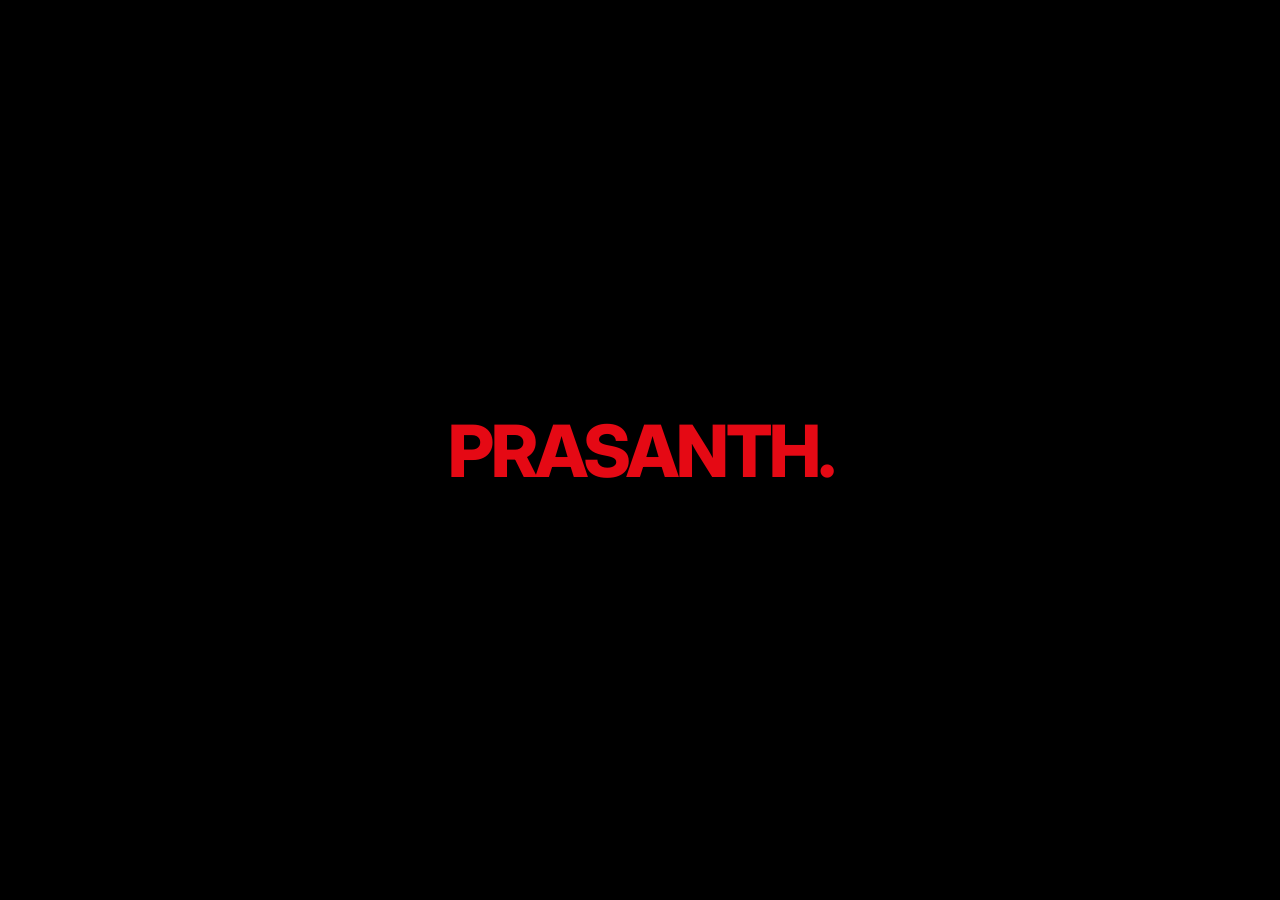
<file: index.html>
<!DOCTYPE html>
<html lang="en">
<head>
<meta charset="UTF-8"/>
<meta name="viewport" content="width=device-width, initial-scale=1.0"/>
<title>Prasanth Sekar — Portfolio</title>
<link href="https://fonts.googleapis.com/css2?family=Inter:wght@300;400;500;600;700;800&family=JetBrains+Mono:wght@400;600&display=swap" rel="stylesheet"/>
<link rel="stylesheet" href="css/style.css"/>
</head>
<body>

<!-- ══ SPLASH ══ -->
<div id="splash">
  <div class="splash-logo">PRASANTH.</div>
</div>

<!-- ══ PAGE TRANSITION WIPE ══ -->
<div id="transition-wipe"></div>

<!-- ══════════════════════════════
     LOGIN PAGE
══════════════════════════════ -->
<div id="login-page">
  <div class="login-bg">
    <img class="login-bg-img" src="assets/prasanth.jpg" alt="bg"/>
    <div class="login-bg-gradient"></div>
  </div>
  <nav class="login-nav">
    <div class="login-logo">PRASANTH.</div>
    <button class="login-nav-lang">🌐 English ▾</button>
  </nav>
  <div class="login-card">
    <div class="login-title">Sign In</div>
    <div class="login-error" id="login-error"></div>
    <div class="login-field">
      <input class="login-input" id="l-email" type="email" placeholder=" " autocomplete="username"/>
      <label class="login-float-label">Email or mobile number</label>
    </div>
    <div class="login-field">
      <input class="login-input" id="l-pass" type="password" placeholder=" " autocomplete="current-password"/>
      <label class="login-float-label">Password</label>
    </div>
    <button class="login-btn" id="login-btn" onclick="doLogin()">Sign In</button>
    <div class="login-loader" id="login-loader">
      <span></span><span></span><span></span>
    </div>
    <div class="login-divider">OR</div>
    <button class="login-guest-btn" onclick="doGuestLogin()">👤 Continue as Guest</button>
    <div class="login-hint">
      Demo: <strong>guest@prasanth.dev</strong> / <strong>portfolio2025</strong>
    </div>
  </div>
</div>

<!-- ══════════════════════════════
     PROFILE PICKER ("Who's watching?")
══════════════════════════════ -->
<div id="profile-page">
  <div class="profile-picker">
    <h1>Who's watching?</h1>
    <div class="profile-avatars">
      <div class="p-avatar" onclick="goToDashboard('recruiter')">
        <div class="p-avatar-img">
          <img src="assets/prasanth.jpg" alt="Prasanth"/>
        </div>
        <span class="p-avatar-name">Prasanth</span>
      </div>
      <div class="p-avatar p-avatar-guest" onclick="goToDashboard('guest')">
        <div class="p-avatar-img" style="background:#2a2a2a;display:flex;align-items:center;justify-content:center;font-size:52px">👤</div>
        <span class="p-avatar-name">Guest</span>
      </div>
      <div class="p-avatar" onclick="goToDashboard('recruiter')">
        <div class="p-avatar-img" style="background:linear-gradient(135deg,#1a0505,#3d0a0a);display:flex;align-items:center;justify-content:center;font-size:52px">💼</div>
        <span class="p-avatar-name">Recruiter</span>
      </div>
    </div>
    <button class="manage-profiles" onclick="doLogout()">← Back to Sign In</button>
  </div>
</div>

<!-- ══════════════════════════════
     MAIN PORTFOLIO / DASHBOARD
══════════════════════════════ -->
<div id="main-page">

  <!-- TOP NAV -->
  <nav class="topnav" id="topnav">
    <a class="nav-logo" href="#">PRASANTH.</a>
    <ul class="nav-links">
      <li><a href="#hero-sec">Home</a></li>
      <li><a href="#proj-sec">Projects</a></li>
      <li><a href="#exp-sec">Experience</a></li>
      <li><a href="#skill-sec">Skills</a></li>
      <li><a href="#edu-sec">Education</a></li>
      <li><a href="#cert-sec">Certifications</a></li>
      <li><a href="#contact-sec">Contact</a></li>
    </ul>
    <div class="nav-right">
      <button class="nav-bell" onclick="showToast('🔔 3 new recruiter views this week!')">🔔</button>
      <div class="nav-profile">
        <img src="assets/prasanth.jpg" alt="Prasanth"/>
      </div>
      <button class="nav-logout" onclick="doLogout()">Sign Out</button>
    </div>
  </nav>

  <!-- HERO -->
  <section class="hero" id="hero-sec">
    <div class="hero-film">
      <img src="assets/prasanth.jpg" alt="Prasanth Sekar"/>
    </div>
    <div class="hero-vignette"></div>
    <div class="hero-content">
      <div class="hero-n-badge"><b>N</b> SOFTWARE ENGINEER</div>
      <h1 class="hero-name">Prasanth<br/><em>Sekar</em></h1>
      <p class="hero-tagline">Full-Stack · Mobile · Computer Vision</p>
      <div class="hero-pills">
        <span class="hpill hpill-g">● Open to Work</span>
        <span class="hpill hpill-r">Chennai, India</span>
        <span class="hpill hpill-w">CGPA 8.23</span>
        <span class="hpill hpill-w">B.E. CSE 2025</span>
      </div>
      <p class="hero-desc">Computer Science Engineering graduate specialising in full-stack development, Android apps, and computer vision. Java · React.js · Node.js · MongoDB · Spring Boot · Python.</p>
      <div class="hero-btns">
        <a class="hbtn hbtn-w" href="#proj-sec">View Projects</a>
        <a class="hbtn hbtn-g" onclick="openModal('m-resume')">My Resume</a>
      </div>
    </div>
  </section>

  <!-- STAT BAR -->
  <div class="stat-bar">
    <div class="sbar-cell fi"><div class="sbar-num">8<span>.23</span></div><div class="sbar-lbl">CGPA — B.E. CSE</div></div>
    <div class="sbar-cell fi"><div class="sbar-num">92<span>%</span></div><div class="sbar-lbl">Diploma Score</div></div>
    <div class="sbar-cell fi"><div class="sbar-num">5<span>+</span></div><div class="sbar-lbl">Projects Built</div></div>
    <div class="sbar-cell fi"><div class="sbar-num">4<span>+</span></div><div class="sbar-lbl">Roles & Internships</div></div>
    <div class="sbar-cell fi"><div class="sbar-num">5</div><div class="sbar-lbl">Certifications</div></div>
  </div>

  <!-- PROJECTS -->
  <div class="shelf-section" id="proj-sec" style="padding-top:48px">
    <div class="row-label">🔥 Featured Projects <span class="see-all">Explore all ›</span></div>
    <div class="shelf-grid sg-5">
      <div class="ncard fi" onclick="goDetail('proj_wms')">
        <div class="ncbadge ncb-r">⭐ Featured</div>
        <div class="ncard-thumb" style="background:linear-gradient(135deg,#2d0808,#1a0404)">
          <div class="ncard-thumb-bg">⚙️</div><div class="ncard-thumb-icon">📦</div>
        </div>
        <div class="ncard-body">
          <div class="ncard-title">Brunt Reversal — WMS</div>
          <div class="ncard-sub">Full Stack · 2024</div>
          <div class="ncard-tags"><span class="ntag">React</span><span class="ntag">Node</span><span class="ntag">Java</span><span class="ntag">MongoDB</span></div>
        </div>
        <div class="ncard-hover">
          <div class="nh-title">Brunt Reversal WMS</div>
          <div class="nh-desc">Real-time warehouse with QR inventory & Glitch-Prophecy anomaly engine.</div>
          <div class="nh-row"><div class="nha play">▶</div><div class="nha">+</div><div class="nha">↗</div></div>
        </div>
      </div>
      <div class="ncard fi" onclick="goDetail('proj_fish')">
        <div class="ncbadge ncb-p">🤖 AI/ML</div>
        <div class="ncard-thumb" style="background:linear-gradient(135deg,#08082d,#0a0a3d)">
          <div class="ncard-thumb-bg">🐟</div><div class="ncard-thumb-icon">🎯</div>
        </div>
        <div class="ncard-body">
          <div class="ncard-title">Fish Detection & Tracking</div>
          <div class="ncard-sub">Computer Vision · 2024</div>
          <div class="ncard-tags"><span class="ntag">Python</span><span class="ntag">YOLOv11</span><span class="ntag">OpenCV</span></div>
        </div>
        <div class="ncard-hover">
          <div class="nh-title">Fish Detection & Tracking</div>
          <div class="nh-desc">YOLOv11 + Norfair multi-object tracking for marine research.</div>
          <div class="nh-row"><div class="nha play">▶</div><div class="nha">+</div></div>
        </div>
      </div>
      <div class="ncard fi" onclick="goDetail('proj_country')">
        <div class="ncbadge ncb-g">⭐ GitHub</div>
        <div class="ncard-thumb" style="background:linear-gradient(135deg,#0a2210,#082a12)">
          <div class="ncard-thumb-bg">🌍</div><div class="ncard-thumb-icon">🗺️</div>
        </div>
        <div class="ncard-body">
          <div class="ncard-title">Country Details App</div>
          <div class="ncard-sub">Frontend · REST API</div>
          <div class="ncard-tags"><span class="ntag">JS</span><span class="ntag">HTML5</span><span class="ntag">CSS3</span></div>
        </div>
        <div class="ncard-hover">
          <div class="nh-title">Country Details App</div>
          <div class="nh-desc">Live country data with search, flags, population and more.</div>
          <div class="nh-row"><div class="nha play">▶</div><div class="nha">↗</div></div>
        </div>
      </div>
      <div class="ncard fi" onclick="goDetail('proj_obesity')">
        <div class="ncbadge ncb-g">⭐ GitHub</div>
        <div class="ncard-thumb" style="background:linear-gradient(135deg,#1a0e08,#2a180e)">
          <div class="ncard-thumb-bg">🏥</div><div class="ncard-thumb-icon">💊</div>
        </div>
        <div class="ncard-body">
          <div class="ncard-title">Obesity Awareness Page</div>
          <div class="ncard-sub">Frontend · Health</div>
          <div class="ncard-tags"><span class="ntag">HTML5</span><span class="ntag">CSS3</span><span class="ntag">Responsive</span></div>
        </div>
        <div class="ncard-hover">
          <div class="nh-title">Obesity Awareness</div>
          <div class="nh-desc">Rich health awareness site with custom typography and multi-section layout.</div>
          <div class="nh-row"><div class="nha play">▶</div><div class="nha">↗</div></div>
        </div>
      </div>
      <div class="ncard fi" onclick="goDetail('proj_uni')">
        <div class="ncard-thumb" style="background:linear-gradient(135deg,#08082a,#101030)">
          <div class="ncard-thumb-bg">🎓</div><div class="ncard-thumb-icon">🏛️</div>
        </div>
        <div class="ncard-body">
          <div class="ncard-title">University Management System</div>
          <div class="ncard-sub">Desktop App · Java + MySQL</div>
          <div class="ncard-tags"><span class="ntag">Java</span><span class="ntag">MySQL</span><span class="ntag">JDBC</span></div>
        </div>
        <div class="ncard-hover">
          <div class="nh-title">University Management</div>
          <div class="nh-desc">Enrollment, attendance & grades with MySQL via JDBC.</div>
          <div class="nh-row"><div class="nha play">▶</div><div class="nha">↗</div></div>
        </div>
      </div>
    </div>
  </div>

  <!-- EXPERIENCE -->
  <div class="shelf-section" id="exp-sec">
    <div class="row-label">💼 Work Experience <span class="see-all">View all ›</span></div>
    <div class="shelf-grid sg-4">
      <div class="wcard fi">
        <div class="wc-type">E-Publishing · Full Time</div>
        <div class="wc-role">Senior E-Pub Developer</div>
        <div class="wc-company">DiacriTech Technologies Pvt. Ltd</div>
        <div class="wc-year">Jul 2017 – Sep 2022</div>
        <div class="wc-tags"><span class="wc-tag">XML</span><span class="wc-tag">E-Publishing</span><span class="wc-tag">QA</span></div>
        <div class="wc-doc-row">
          <button class="wc-doc-btn" onclick="goDetail('exp_diacri')">ℹ Details</button>
          <button class="wc-doc-btn wc-doc-pdf" onclick="goDetail('exp_diacri')">📄 View Certificate</button>
        </div>
      </div>
      <div class="wcard fi">
        <div class="wc-type">Mobile Dev · Internship</div>
        <div class="wc-role">Mobile App Developer Intern</div>
        <div class="wc-company">KBP Smarther Solutions Pvt. Ltd</div>
        <div class="wc-year">Feb 2023</div>
        <div class="wc-tags"><span class="wc-tag">Java</span><span class="wc-tag">Android Studio</span><span class="wc-tag">Mobile UI</span></div>
        <div class="wc-doc-row">
          <button class="wc-doc-btn" onclick="goDetail('exp_kbp')">ℹ Details</button>
          <button class="wc-doc-btn wc-doc-pdf" onclick="goDetail('exp_kbp')">📄 View Certificate</button>
        </div>
      </div>
      <div class="wcard fi" onclick="goDetail('exp_empower')">
        <div class="wc-type">Web Dev · Internship</div>
        <div class="wc-role">Software Developer Intern</div>
        <div class="wc-company">Empower Software Hub</div>
        <div class="wc-year">2024</div>
        <div class="wc-tags"><span class="wc-tag">Java</span><span class="wc-tag">JavaScript</span><span class="wc-tag">REST APIs</span></div>
      </div>
      <div class="wcard fi" onclick="goDetail('exp_lumina')" style="border-left-color:#b464ff">
        <div class="wc-type" style="color:#b464ff">Freelance · 2025</div>
        <div class="wc-role">Freelance PDF Developer</div>
        <div class="wc-company">Lumina Datamatics · John Wiley</div>
        <div class="wc-year">Apr – Jul 2025</div>
        <div class="wc-tags"><span class="wc-tag" style="background:rgba(180,100,255,0.1);color:#b464ff">PDF</span><span class="wc-tag" style="background:rgba(180,100,255,0.1);color:#b464ff">Freelance</span></div>
      </div>
    </div>
  </div>

  <!-- SKILLS -->
  <div class="skill-wrap" id="skill-sec">
    <div class="skill-section-header">
      <div>
        <div class="skill-section-title">⚡ Technical Skills</div>
        <div class="skill-section-sub">Languages · Frameworks · Tools · AI/ML</div>
      </div>
    </div>

    <!-- Programming Languages -->
    <div class="sk-block">
      <div class="sk-block-header">
        <div class="sk-block-icon" style="background:rgba(229,9,20,0.12)">💻</div>
        <div class="sk-block-label" style="color:#E50914">Programming Languages</div>
        <div class="sk-block-count">3 skills</div>
      </div>
      <div class="sk-grid">
        <div class="sk-card" style="--sk-color:#E50914">
          <div class="sk-card-top">
            <div class="sk-card-ico">☕</div>
            <div><div class="sk-card-name">Java</div><div class="sk-card-type">Primary Language</div></div>
            <div class="sk-dot"></div>
          </div>
          <div class="sk-bar-wrap">
            <div class="sk-bar-label"><span class="sk-bar-text">Proficiency</span><span class="sk-bar-pct">92%</span></div>
            <div class="sk-bar-bg"><div class="sk-bar-fill" data-w="92"></div></div>
          </div>
        </div>
        <div class="sk-card" style="--sk-color:#f7df1e">
          <div class="sk-card-top">
            <div class="sk-card-ico">🟨</div>
            <div><div class="sk-card-name">JavaScript</div><div class="sk-card-type">Web & Node</div></div>
            <div class="sk-dot"></div>
          </div>
          <div class="sk-bar-wrap">
            <div class="sk-bar-label"><span class="sk-bar-text">Proficiency</span><span class="sk-bar-pct">85%</span></div>
            <div class="sk-bar-bg"><div class="sk-bar-fill" data-w="85"></div></div>
          </div>
        </div>
        <div class="sk-card" style="--sk-color:#3572A5">
          <div class="sk-card-top">
            <div class="sk-card-ico">🐍</div>
            <div><div class="sk-card-name">Python</div><div class="sk-card-type">AI / Scripting</div></div>
            <div class="sk-dot"></div>
          </div>
          <div class="sk-bar-wrap">
            <div class="sk-bar-label"><span class="sk-bar-text">Proficiency</span><span class="sk-bar-pct">78%</span></div>
            <div class="sk-bar-bg"><div class="sk-bar-fill" data-w="78"></div></div>
          </div>
        </div>
      </div>
    </div>

    <!-- Frontend -->
    <div class="sk-block">
      <div class="sk-block-header">
        <div class="sk-block-icon" style="background:rgba(97,218,251,0.1)">🎨</div>
        <div class="sk-block-label" style="color:#61dafb">Frontend Development</div>
        <div class="sk-block-count">4 skills</div>
      </div>
      <div class="sk-grid">
        <div class="sk-card" style="--sk-color:#61dafb">
          <div class="sk-card-top">
            <div class="sk-card-ico">⚛️</div>
            <div><div class="sk-card-name">React.js</div><div class="sk-card-type">UI Library</div></div>
            <div class="sk-dot"></div>
          </div>
          <div class="sk-bar-wrap">
            <div class="sk-bar-label"><span class="sk-bar-text">Proficiency</span><span class="sk-bar-pct">88%</span></div>
            <div class="sk-bar-bg"><div class="sk-bar-fill" data-w="88"></div></div>
          </div>
        </div>
        <div class="sk-card" style="--sk-color:#e44d26">
          <div class="sk-card-top">
            <div class="sk-card-ico">🌐</div>
            <div><div class="sk-card-name">HTML5</div><div class="sk-card-type">Markup</div></div>
            <div class="sk-dot"></div>
          </div>
          <div class="sk-bar-wrap">
            <div class="sk-bar-label"><span class="sk-bar-text">Proficiency</span><span class="sk-bar-pct">95%</span></div>
            <div class="sk-bar-bg"><div class="sk-bar-fill" data-w="95"></div></div>
          </div>
        </div>
        <div class="sk-card" style="--sk-color:#264de4">
          <div class="sk-card-top">
            <div class="sk-card-ico">🎨</div>
            <div><div class="sk-card-name">CSS3</div><div class="sk-card-type">Styling</div></div>
            <div class="sk-dot"></div>
          </div>
          <div class="sk-bar-wrap">
            <div class="sk-bar-label"><span class="sk-bar-text">Proficiency</span><span class="sk-bar-pct">90%</span></div>
            <div class="sk-bar-bg"><div class="sk-bar-fill" data-w="90"></div></div>
          </div>
        </div>
        <div class="sk-card" style="--sk-color:#dd0031">
          <div class="sk-card-top">
            <div class="sk-card-ico">🔺</div>
            <div><div class="sk-card-name">Angular</div><div class="sk-card-type">Framework</div></div>
            <div class="sk-dot"></div>
          </div>
          <div class="sk-bar-wrap">
            <div class="sk-bar-label"><span class="sk-bar-text">Proficiency</span><span class="sk-bar-pct">72%</span></div>
            <div class="sk-bar-bg"><div class="sk-bar-fill" data-w="72"></div></div>
          </div>
        </div>
      </div>
    </div>

    <!-- Backend -->
    <div class="sk-block">
      <div class="sk-block-header">
        <div class="sk-block-icon" style="background:rgba(70,211,105,0.1)">⚙️</div>
        <div class="sk-block-label" style="color:#46d369">Backend Development</div>
        <div class="sk-block-count">4 skills</div>
      </div>
      <div class="sk-grid">
        <div class="sk-card" style="--sk-color:#46d369">
          <div class="sk-card-top">
            <div class="sk-card-ico">🟢</div>
            <div><div class="sk-card-name">Node.js</div><div class="sk-card-type">Runtime</div></div>
            <div class="sk-dot"></div>
          </div>
          <div class="sk-bar-wrap">
            <div class="sk-bar-label"><span class="sk-bar-text">Proficiency</span><span class="sk-bar-pct">85%</span></div>
            <div class="sk-bar-bg"><div class="sk-bar-fill" data-w="85"></div></div>
          </div>
        </div>
        <div class="sk-card" style="--sk-color:#46d369">
          <div class="sk-card-top">
            <div class="sk-card-ico">🚀</div>
            <div><div class="sk-card-name">Express.js</div><div class="sk-card-type">Web Framework</div></div>
            <div class="sk-dot"></div>
          </div>
          <div class="sk-bar-wrap">
            <div class="sk-bar-label"><span class="sk-bar-text">Proficiency</span><span class="sk-bar-pct">82%</span></div>
            <div class="sk-bar-bg"><div class="sk-bar-fill" data-w="82"></div></div>
          </div>
        </div>
        <div class="sk-card" style="--sk-color:#6db33f">
          <div class="sk-card-top">
            <div class="sk-card-ico">🍃</div>
            <div><div class="sk-card-name">Spring Boot</div><div class="sk-card-type">Java Framework</div></div>
            <div class="sk-dot"></div>
          </div>
          <div class="sk-bar-wrap">
            <div class="sk-bar-label"><span class="sk-bar-text">Proficiency</span><span class="sk-bar-pct">75%</span></div>
            <div class="sk-bar-bg"><div class="sk-bar-fill" data-w="75"></div></div>
          </div>
        </div>
        <div class="sk-card" style="--sk-color:#ff9800">
          <div class="sk-card-top">
            <div class="sk-card-ico">🔗</div>
            <div><div class="sk-card-name">REST APIs</div><div class="sk-card-type">Architecture</div></div>
            <div class="sk-dot"></div>
          </div>
          <div class="sk-bar-wrap">
            <div class="sk-bar-label"><span class="sk-bar-text">Proficiency</span><span class="sk-bar-pct">88%</span></div>
            <div class="sk-bar-bg"><div class="sk-bar-fill" data-w="88"></div></div>
          </div>
        </div>
      </div>
    </div>

    <!-- Databases -->
    <div class="sk-block">
      <div class="sk-block-header">
        <div class="sk-block-icon" style="background:rgba(0,104,74,0.15)">🗄️</div>
        <div class="sk-block-label" style="color:#00ed64">Databases</div>
        <div class="sk-block-count">4 skills</div>
      </div>
      <div class="sk-grid">
        <div class="sk-card" style="--sk-color:#00ed64">
          <div class="sk-card-top">
            <div class="sk-card-ico">🍃</div>
            <div><div class="sk-card-name">MongoDB</div><div class="sk-card-type">NoSQL</div></div>
            <div class="sk-dot"></div>
          </div>
          <div class="sk-bar-wrap">
            <div class="sk-bar-label"><span class="sk-bar-text">Proficiency</span><span class="sk-bar-pct">86%</span></div>
            <div class="sk-bar-bg"><div class="sk-bar-fill" data-w="86"></div></div>
          </div>
        </div>
        <div class="sk-card" style="--sk-color:#00758f">
          <div class="sk-card-top">
            <div class="sk-card-ico">🐬</div>
            <div><div class="sk-card-name">MySQL</div><div class="sk-card-type">Relational DB</div></div>
            <div class="sk-dot"></div>
          </div>
          <div class="sk-bar-wrap">
            <div class="sk-bar-label"><span class="sk-bar-text">Proficiency</span><span class="sk-bar-pct">83%</span></div>
            <div class="sk-bar-bg"><div class="sk-bar-fill" data-w="83"></div></div>
          </div>
        </div>
        <div class="sk-card" style="--sk-color:#e38c00">
          <div class="sk-card-top">
            <div class="sk-card-ico">📋</div>
            <div><div class="sk-card-name">SQL</div><div class="sk-card-type">Query Language</div></div>
            <div class="sk-dot"></div>
          </div>
          <div class="sk-bar-wrap">
            <div class="sk-bar-label"><span class="sk-bar-text">Proficiency</span><span class="sk-bar-pct">80%</span></div>
            <div class="sk-bar-bg"><div class="sk-bar-fill" data-w="80"></div></div>
          </div>
        </div>
        <div class="sk-card" style="--sk-color:#f5c518">
          <div class="sk-card-top">
            <div class="sk-card-ico">☕</div>
            <div><div class="sk-card-name">JDBC</div><div class="sk-card-type">Java DB Connect</div></div>
            <div class="sk-dot"></div>
          </div>
          <div class="sk-bar-wrap">
            <div class="sk-bar-label"><span class="sk-bar-text">Proficiency</span><span class="sk-bar-pct">78%</span></div>
            <div class="sk-bar-bg"><div class="sk-bar-fill" data-w="78"></div></div>
          </div>
        </div>
      </div>
    </div>

    <!-- Tools -->
    <div class="sk-block">
      <div class="sk-block-header">
        <div class="sk-block-icon" style="background:rgba(248,161,0,0.1)">🛠️</div>
        <div class="sk-block-label" style="color:#f8a100">Tools & Platforms</div>
        <div class="sk-block-count">5 skills</div>
      </div>
      <div class="sk-grid">
        <div class="sk-card" style="--sk-color:#f14e32">
          <div class="sk-card-top">
            <div class="sk-card-ico">🔁</div>
            <div><div class="sk-card-name">Git</div><div class="sk-card-type">Version Control</div></div>
            <div class="sk-dot"></div>
          </div>
          <div class="sk-bar-wrap">
            <div class="sk-bar-label"><span class="sk-bar-text">Proficiency</span><span class="sk-bar-pct">88%</span></div>
            <div class="sk-bar-bg"><div class="sk-bar-fill" data-w="88"></div></div>
          </div>
        </div>
        <div class="sk-card" style="--sk-color:#fff">
          <div class="sk-card-top">
            <div class="sk-card-ico">🐙</div>
            <div><div class="sk-card-name">GitHub</div><div class="sk-card-type">Code Hosting</div></div>
            <div class="sk-dot"></div>
          </div>
          <div class="sk-bar-wrap">
            <div class="sk-bar-label"><span class="sk-bar-text">Proficiency</span><span class="sk-bar-pct">87%</span></div>
            <div class="sk-bar-bg"><div class="sk-bar-fill" data-w="87"></div></div>
          </div>
        </div>
        <div class="sk-card" style="--sk-color:#007acc">
          <div class="sk-card-top">
            <div class="sk-card-ico">🔵</div>
            <div><div class="sk-card-name">VS Code</div><div class="sk-card-type">IDE / Editor</div></div>
            <div class="sk-dot"></div>
          </div>
          <div class="sk-bar-wrap">
            <div class="sk-bar-label"><span class="sk-bar-text">Proficiency</span><span class="sk-bar-pct">93%</span></div>
            <div class="sk-bar-bg"><div class="sk-bar-fill" data-w="93"></div></div>
          </div>
        </div>
        <div class="sk-card" style="--sk-color:#3ddc84">
          <div class="sk-card-top">
            <div class="sk-card-ico">📱</div>
            <div><div class="sk-card-name">Android Studio</div><div class="sk-card-type">Mobile IDE</div></div>
            <div class="sk-dot"></div>
          </div>
          <div class="sk-bar-wrap">
            <div class="sk-bar-label"><span class="sk-bar-text">Proficiency</span><span class="sk-bar-pct">80%</span></div>
            <div class="sk-bar-bg"><div class="sk-bar-fill" data-w="80"></div></div>
          </div>
        </div>
        <div class="sk-card" style="--sk-color:#ff6c37">
          <div class="sk-card-top">
            <div class="sk-card-ico">📮</div>
            <div><div class="sk-card-name">Postman</div><div class="sk-card-type">API Testing</div></div>
            <div class="sk-dot"></div>
          </div>
          <div class="sk-bar-wrap">
            <div class="sk-bar-label"><span class="sk-bar-text">Proficiency</span><span class="sk-bar-pct">85%</span></div>
            <div class="sk-bar-bg"><div class="sk-bar-fill" data-w="85"></div></div>
          </div>
        </div>
      </div>
    </div>

    <!-- AI / CV -->
    <div class="sk-block">
      <div class="sk-block-header">
        <div class="sk-block-icon" style="background:rgba(123,47,255,0.12)">🤖</div>
        <div class="sk-block-label" style="color:#b464ff">AI / Computer Vision</div>
        <div class="sk-block-count">5 skills</div>
      </div>
      <div class="sk-grid">
        <div class="sk-card" style="--sk-color:#b464ff">
          <div class="sk-card-top">
            <div class="sk-card-ico">👁️</div>
            <div><div class="sk-card-name">OpenCV</div><div class="sk-card-type">Computer Vision</div></div>
            <div class="sk-dot"></div>
          </div>
          <div class="sk-bar-wrap">
            <div class="sk-bar-label"><span class="sk-bar-text">Proficiency</span><span class="sk-bar-pct">80%</span></div>
            <div class="sk-bar-bg"><div class="sk-bar-fill" data-w="80"></div></div>
          </div>
        </div>
        <div class="sk-card" style="--sk-color:#b464ff">
          <div class="sk-card-top">
            <div class="sk-card-ico">🎯</div>
            <div><div class="sk-card-name">YOLOv11</div><div class="sk-card-type">Object Detection</div></div>
            <div class="sk-dot"></div>
          </div>
          <div class="sk-bar-wrap">
            <div class="sk-bar-label"><span class="sk-bar-text">Proficiency</span><span class="sk-bar-pct">75%</span></div>
            <div class="sk-bar-bg"><div class="sk-bar-fill" data-w="75"></div></div>
          </div>
        </div>
        <div class="sk-card" style="--sk-color:#b464ff">
          <div class="sk-card-top">
            <div class="sk-card-ico">📡</div>
            <div><div class="sk-card-name">Norfair</div><div class="sk-card-type">Object Tracking</div></div>
            <div class="sk-dot"></div>
          </div>
          <div class="sk-bar-wrap">
            <div class="sk-bar-label"><span class="sk-bar-text">Proficiency</span><span class="sk-bar-pct">72%</span></div>
            <div class="sk-bar-bg"><div class="sk-bar-fill" data-w="72"></div></div>
          </div>
        </div>
        <div class="sk-card" style="--sk-color:#46d369">
          <div class="sk-card-top">
            <div class="sk-card-ico">🧪</div>
            <div><div class="sk-card-name">Manual Testing</div><div class="sk-card-type">QA</div></div>
            <div class="sk-dot"></div>
          </div>
          <div class="sk-bar-wrap">
            <div class="sk-bar-label"><span class="sk-bar-text">Proficiency</span><span class="sk-bar-pct">85%</span></div>
            <div class="sk-bar-bg"><div class="sk-bar-fill" data-w="85"></div></div>
          </div>
        </div>
        <div class="sk-card" style="--sk-color:#46d369">
          <div class="sk-card-top">
            <div class="sk-card-ico">🤖</div>
            <div><div class="sk-card-name">Automation Testing</div><div class="sk-card-type">QA Automation</div></div>
            <div class="sk-dot"></div>
          </div>
          <div class="sk-bar-wrap">
            <div class="sk-bar-label"><span class="sk-bar-text">Proficiency</span><span class="sk-bar-pct">74%</span></div>
            <div class="sk-bar-bg"><div class="sk-bar-fill" data-w="74"></div></div>
          </div>
        </div>
      </div>
    </div>

  </div>

  <!-- EDUCATION -->
  <div class="shelf-section" id="edu-sec">
    <div class="row-label">🎓 Education</div>
    <div class="edu-grid">
      <div class="edu-card fi">
        <div class="edu-badge">Bachelor's Degree</div>
        <div class="edu-deg">B.E. Computer Science & Engineering</div>
        <div class="edu-school">Meenakshi Sundararajan Engineering College, Chennai · 2022–2025</div>
        <div class="edu-score">8.23 <span style="font-size:16px;color:var(--muted)">CGPA</span></div>
        <div class="edu-score-sub">Out of 10</div>
        <div class="edu-bar"><div class="edu-bar-fill" style="width:82.3%"></div></div>
      </div>
      <div class="edu-card fi">
        <div class="edu-badge">Diploma</div>
        <div class="edu-deg">Electronics & Communication Engineering</div>
        <div class="edu-school">Cheyyar Polytechnic College, Cheyyar · 2014–2016</div>
        <div class="edu-score">92 <span style="font-size:16px;color:var(--muted)">%</span></div>
        <div class="edu-score-sub">Percentage</div>
        <div class="edu-bar"><div class="edu-bar-fill" style="width:92%"></div></div>
      </div>
    </div>
  </div>

  <!-- CERTIFICATIONS -->
  <div class="shelf-section" id="cert-sec">
    <div class="row-label">🏆 Certifications & Licenses</div>
    <div class="cert-list">
      <div class="cert-row fi" onclick="goDetail('cert_java')">
        <div class="cert-ico" style="background:#c0392b;color:#fff;font-size:18px">N</div>
        <div class="cert-info-wrap">
          <div class="cert-name">Programming in Java</div>
          <div class="cert-iss">NPTEL · IIT Kharagpur · Jan–Apr 2024 · Score: 52%</div>
          <div class="cert-tags"><span class="c-tag">Java</span><span class="c-tag">OOP</span><span class="c-tag">Multithreading</span><span class="c-tag">JDBC</span></div>
        </div>
        <span class="cert-view-badge">📄 View PDF</span>
      </div>
      <div class="cert-row fi" onclick="goDetail('cert_mongo')">
        <div class="cert-ico" style="background:#00684a;font-size:22px">🍃</div>
        <div class="cert-info-wrap">
          <div class="cert-name">MongoDB Node.js Developer Path</div>
          <div class="cert-iss">MongoDB, Inc · SmartBridge · 27 Sep 2024 · ID: MDB94q7vo6yj8</div>
          <div class="cert-tags"><span class="c-tag">MongoDB</span><span class="c-tag">Node.js</span><span class="c-tag">NoSQL</span><span class="c-tag">Aggregation</span></div>
        </div>
        <span class="cert-view-badge">📄 View PDF</span>
      </div>
      <div class="cert-row fi" onclick="goDetail('cert_mern')">
        <div class="cert-ico" style="background:#2c2438;color:#d4af37;font-size:13px;font-weight:900">EGC</div>
        <div class="cert-info-wrap">
          <div class="cert-name">MERN Full Stack Course</div>
          <div class="cert-iss">Empower Guiding Centre · Oct 2024 – Feb 2025 · Exemplary</div>
          <div class="cert-tags"><span class="c-tag">MongoDB</span><span class="c-tag">Express</span><span class="c-tag">React</span><span class="c-tag">Node</span></div>
        </div>
        <span class="cert-view-badge">📄 View PDF</span>
      </div>
      <div class="cert-row fi" onclick="goDetail('cert_egc')">
        <div class="cert-ico" style="background:#1a2a3a;font-size:22px">💼</div>
        <div class="cert-info-wrap">
          <div class="cert-name">Java Internship Certificate</div>
          <div class="cert-iss">Empower Software Hub · Jul–Aug 2024 · Commendable</div>
          <div class="cert-tags"><span class="c-tag">Java</span><span class="c-tag">OOP</span><span class="c-tag">Project Development</span></div>
        </div>
        <span class="cert-view-badge">📄 View PDF</span>
      </div>
      <div class="cert-row fi">
        <div class="cert-ico" style="background:#1a3a5c;font-size:22px">🌐</div>
        <div class="cert-info-wrap">
          <div class="cert-name">Front End Development Fundamentals</div>
          <div class="cert-iss">Web Development Certification · Responsive Design · Best Practices</div>
          <div class="cert-tags"><span class="c-tag">HTML5</span><span class="c-tag">CSS3</span><span class="c-tag">JavaScript</span><span class="c-tag">Responsive</span></div>
        </div>
        <div class="cert-arr">›</div>
      </div>
    </div>
  </div>

  <!-- CONTACT -->
  <div id="contact-sec" style="padding-bottom:56px">
    <div style="padding:0 56px 16px"><div class="row-label">📬 Get In Touch</div></div>
    <div class="contact-wrap">
      <div class="cinfo">
        <div class="c-section-title">Contact Information</div>
        <div class="cinfo-row"><div class="ci-icon">📍</div><div><div class="ci-lbl">Location</div><div class="ci-val">Chennai, India</div></div></div>
        <div class="cinfo-row"><div class="ci-icon">✉️</div><div><div class="ci-lbl">Email</div><div class="ci-val"><a href="mailto:prasanthsekar3794@gmail.com">prasanthsekar3794@gmail.com</a></div></div></div>
        <div class="cinfo-row"><div class="ci-icon">📞</div><div><div class="ci-lbl">Phone</div><div class="ci-val"><a href="tel:+918667091610">+91 8667091610</a></div></div></div>
        <div class="cinfo-row"><div class="ci-icon">💼</div><div><div class="ci-lbl">LinkedIn</div><div class="ci-val"><a href="https://linkedin.com/in/prasanth-sekar-826890283" target="_blank">prasanth-sekar-826890283</a></div></div></div>
        <div class="cinfo-row"><div class="ci-icon">🐙</div><div><div class="ci-lbl">GitHub</div><div class="ci-val"><a href="https://github.com/Prasanthsekar3794" target="_blank">Prasanthsekar3794</a></div></div></div>
        <div class="social-btns">
          <a class="sbtn sb-gh" href="https://github.com/Prasanthsekar3794" target="_blank">🐙 GitHub</a>
          <a class="sbtn sb-li" href="https://linkedin.com/in/prasanth-sekar-826890283" target="_blank">💼 LinkedIn</a>
        </div>
      </div>
      <div class="cform">
        <div class="c-section-title">Send a Message</div>
        <div class="cf-group"><label class="cf-lbl">Your Name</label><input class="cf-input" id="cf-name" placeholder="e.g. Rajan Kumar"/></div>
        <div class="cf-group"><label class="cf-lbl">Email</label><input class="cf-input" id="cf-email" type="email" placeholder="you@example.com"/></div>
        <div class="cf-group"><label class="cf-lbl">Subject</label><input class="cf-input" id="cf-subject" placeholder="e.g. Job Opportunity"/></div>
        <div class="cf-group"><label class="cf-lbl">Message</label><textarea class="cf-textarea" id="cf-msg" placeholder="Tell Prasanth what you have in mind…"></textarea></div>
        <button class="cf-submit" onclick="handleContact()">▶ Send Message</button>
        <div id="cf-status" style="display:none;margin-top:12px;padding:12px;font-size:13px;border-radius:4px;border:1px solid"></div>
      </div>
    </div>
  </div>

  <!-- FOOTER -->
  <footer class="site-footer">
    <div class="sf-logo">PRASANTH.</div>
    <div class="sf-links">
      <a href="https://github.com/Prasanthsekar3794" target="_blank">GitHub</a>
      <a href="https://linkedin.com/in/prasanth-sekar-826890283" target="_blank">LinkedIn</a>
      <a href="mailto:prasanthsekar3794@gmail.com">Email</a>
      <a href="tel:+918667091610">+91 8667091610</a>
    </div>
    <div class="sf-copy">© 2025 Prasanth Sekar · Chennai, India</div>
  </footer>

</div><!-- /main-page -->




<script src="js/main.js"></script>
</body>
</html>
</file>
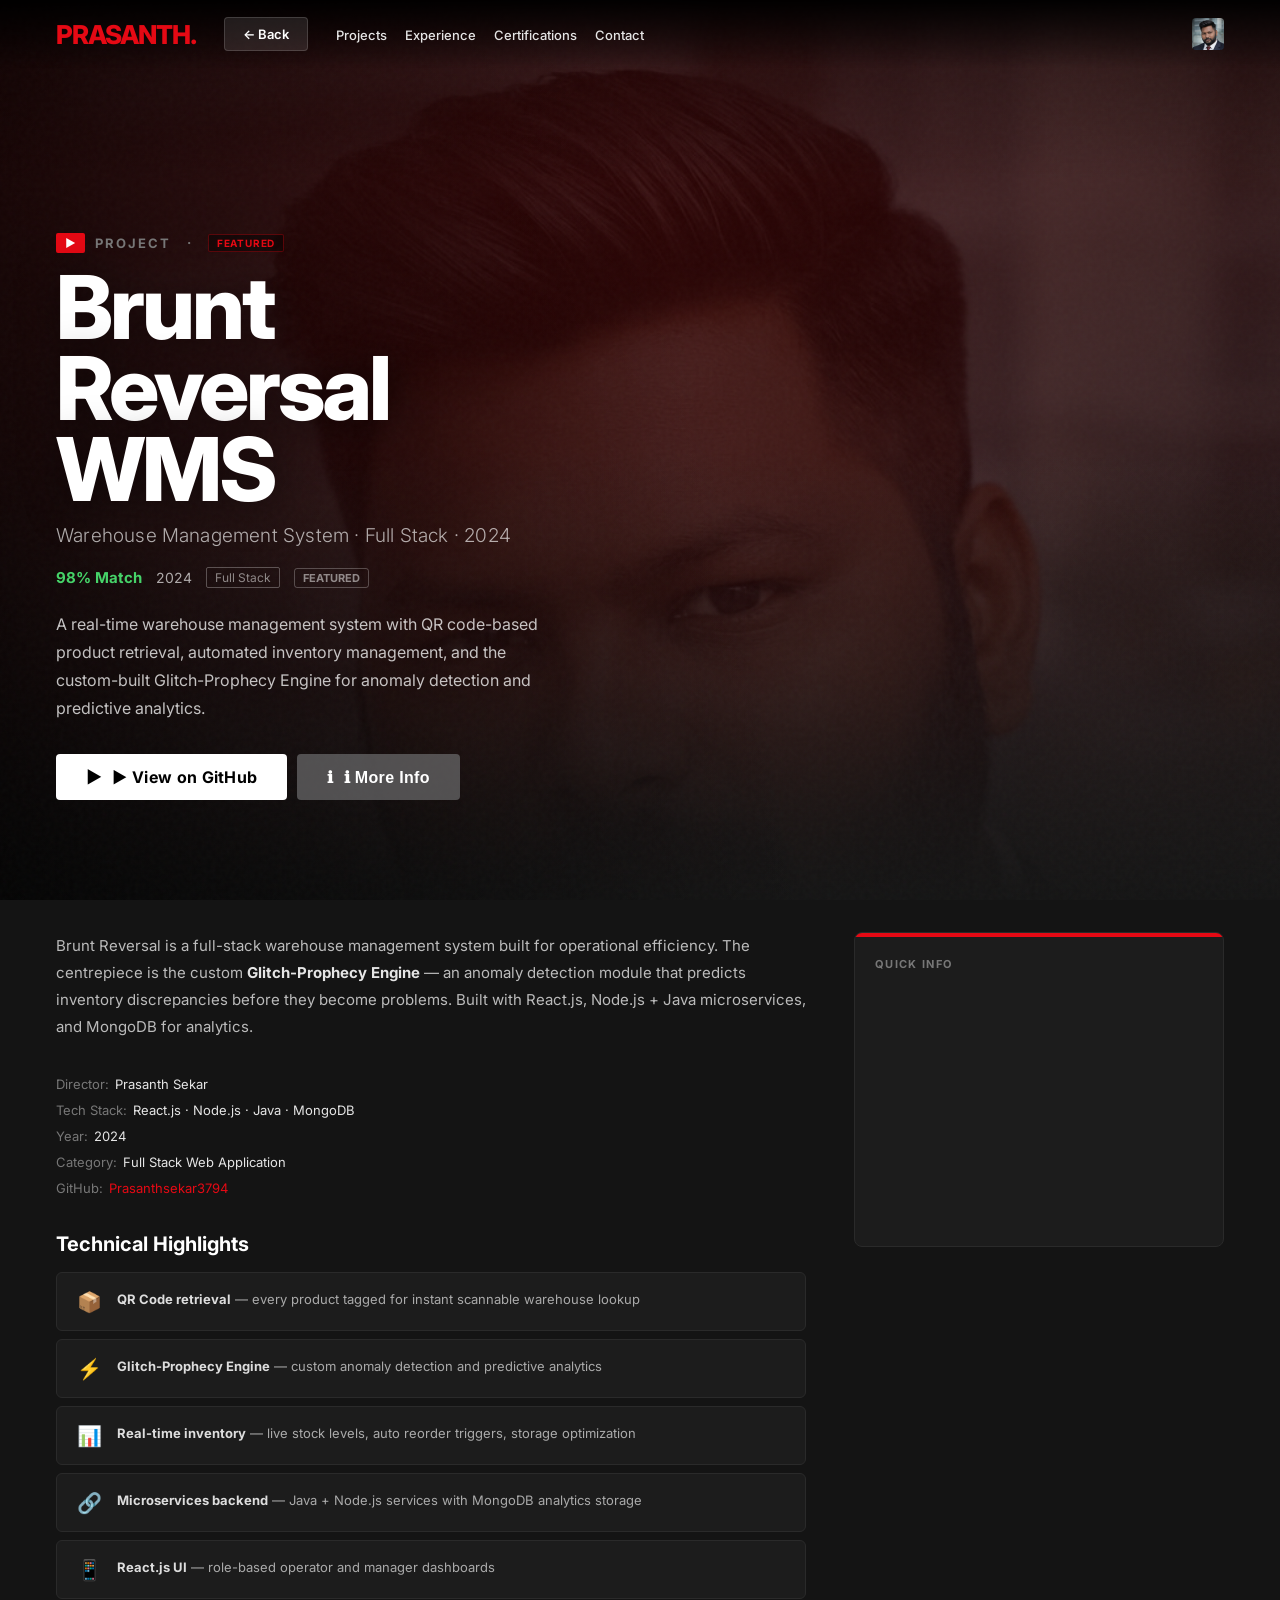
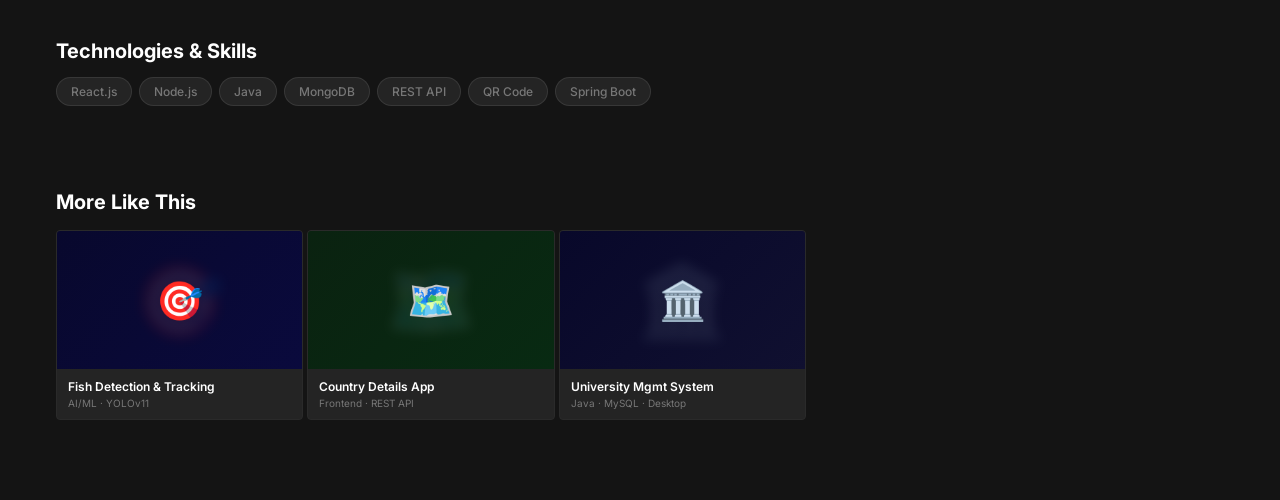
<file: detail.html>
<!DOCTYPE html>
<html lang="en">
<head>
<meta charset="UTF-8"/>
<meta name="viewport" content="width=device-width,initial-scale=1.0"/>
<title>Prasanth Sekar</title>
<link href="https://fonts.googleapis.com/css2?family=Inter:wght@300;400;500;600;700;800&family=JetBrains+Mono:wght@400;600&display=swap" rel="stylesheet"/>
<link rel="stylesheet" href="css/detail.css"/>
</head>
<body>

<!-- WIPE -->
<div id="wipe"></div>

<!-- NAV -->
<nav class="nf-nav" id="topnav">
  <a class="nf-logo" href="index.html?home=1">PRASANTH.</a>
  <a class="nf-back" onclick="goBack()">&#8592; Back</a>
  <ul class="nf-nav-links">
    <li><a href="index.html?home=1#proj-sec">Projects</a></li>
    <li><a href="index.html?home=1#exp-sec">Experience</a></li>
    <li><a href="index.html?home=1#cert-sec">Certifications</a></li>
    <li><a href="index.html?home=1#contact-sec">Contact</a></li>
  </ul>
  <div class="nf-nav-r">
    <div class="nf-avatar"><img src="assets/prasanth.jpg" alt="Prasanth"/></div>
  </div>
</nav>

<!-- HERO -->
<section class="nf-hero" id="hero">
  <div class="nf-hero-film">
    <img id="hero-img" src="assets/prasanth.jpg" alt=""/>
  </div>
  <div class="nf-hero-color" id="hero-color"></div>
  <div class="nf-hero-vignette"></div>
  <div class="nf-hero-grain"></div>
  <div class="nf-hero-content">
    <div class="nf-series-tag">
      <span class="nf-n-mark" id="h-nmark">N</span>
      <span id="h-series">PROJECT</span>
      &nbsp;·&nbsp;
      <span class="nf-type-mark" id="h-typemark"></span>
    </div>
    <h1 class="nf-hero-title">
      <span id="h-line1"></span>
      <em id="h-line2"></em>
    </h1>
    <div class="nf-hero-company" id="h-company"></div>
    <div class="nf-meta" id="h-meta"></div>
    <p class="nf-hero-desc" id="h-desc"></p>
    <div class="nf-btns" id="h-btns"></div>
  </div>
</section>

<!-- BELOW HERO -->
<div class="nf-below">

  <!-- LEFT -->
  <div class="nf-left">
    <div class="nf-about" id="nf-about">
      <p class="nf-about-p" id="about-p"></p>
    </div>

    <div class="nf-details-row" id="details-row"></div>

    <div class="nf-kp-title" id="kp-title">Key Highlights</div>
    <div class="nf-kp-list" id="kp-list"></div>

    <div class="nf-tags-title">Technologies & Skills</div>
    <div class="nf-tags" id="tags-row"></div>

    <div class="nf-more-title" id="more-title">More Like This</div>
    <div class="nf-shelf" id="shelf"></div>
  </div>

  <!-- RIGHT SIDEBAR -->
  <div class="nf-right">
    <div class="nf-info-card">
      <div class="nf-info-card-top" id="info-top"></div>
      <div class="nf-info-body">
        <div class="nf-info-label">Quick Info</div>
        <div class="nf-info-rows" id="info-rows"></div>
      </div>
    </div>
    <div class="nf-cert-card" id="cert-card" style="display:none" onclick="openPdf()">
      <div class="nf-cert-thumb" id="cert-thumb">
        <div class="nf-cert-thumb-bg" id="cert-thumb-bg"></div>
        <div class="nf-cert-thumb-icon" id="cert-icon"></div>
      </div>
      <div class="nf-cert-body">
        <div class="nf-cert-label">Official Certificate</div>
        <div class="nf-cert-name" id="cert-name"></div>
        <button class="nf-cert-btn" onclick="event.stopPropagation();openPdf()">📄 View PDF</button>
        <button class="nf-cert-dl" onclick="event.stopPropagation();dlPdf()">⬇ Download PDF</button>
      </div>
    </div>
  </div>

</div>

<!-- PDF VIEWER -->
<div id="pdfV">
  <div class="pv-top">
    <span style="font-size:20px">📄</span>
    <div class="pv-top-info">
      <div class="pv-top-title" id="pv-title"></div>
      <div class="pv-top-sub" id="pv-sub"></div>
    </div>
    <div class="pv-top-btns">
      <button class="pvb pvb-dl" onclick="dlPdf()">⬇ Download</button>
      <button class="pvb pvb-x" onclick="closePdf()">✕ Close</button>
    </div>
  </div>
  <div class="pv-body"><iframe id="pv-frame" title="Certificate"></iframe></div>
  <div class="pv-foot">
    <span>💡 Scroll inside to read all pages</span>
    <span>Press <kbd style="background:#333;padding:1px 6px;border-radius:3px;font-family:monospace">Esc</kbd> to close</span>
  </div>
</div>

<div id="toast"></div>

<script src="js/detail.js"></script>
</body>
</html>
</file>
<file: css/style.css>
*,*::before,*::after{box-sizing:border-box;margin:0;padding:0}
:root{
  --red:#E50914;--red2:#b00610;
  --bg:#141414;--bg2:#1a1a1a;
  --card:#181818;--card2:#242424;
  --border:#2a2a2a;--border2:#333;
  --text:#e5e5e5;--muted:#a3a3a3;--white:#fff;
  --green:#46d369;--gold:#f5c518;
  --mono:'JetBrains Mono',monospace;
  --sans:'Inter',sans-serif;
}
html{scroll-behavior:smooth}
body{
  background:#000;color:var(--text);
  font-family:var(--sans);overflow-x:hidden;
  margin:0;
}

/* ════════════════════════════════
   NETFLIX SPLASH SCREEN
════════════════════════════════ */
#splash{
  position:fixed;inset:0;z-index:9999;
  background:#000;
  display:flex;align-items:center;justify-content:center;
  transition:opacity 0.6s ease;
}
#splash.hide{opacity:0;pointer-events:none}
.splash-logo{
  font-size:72px;font-weight:800;color:var(--red);
  letter-spacing:-3px;
  animation:splashPulse 1.2s ease-in-out infinite alternate;
}
@keyframes splashPulse{
  from{opacity:0.7;transform:scale(0.97)}
  to{opacity:1;transform:scale(1.02)}
}

/* ════════════════════════════════
   LOGIN PAGE
════════════════════════════════ */
#login-page{
  position:fixed;inset:0;z-index:100;
  display:flex;align-items:center;justify-content:center;
  opacity:0;pointer-events:none;
  transition:opacity 0.5s ease;
}
#login-page.visible{opacity:1;pointer-events:all}

.login-bg{position:absolute;inset:0;overflow:hidden}
.login-bg-img{
  width:100%;height:100%;object-fit:cover;
  object-position:top center;
  filter:brightness(0.38) blur(1px);
  transform:scale(1.04);
}
.login-bg-gradient{
  position:absolute;inset:0;
  background:
    linear-gradient(to bottom, rgba(0,0,0,0.55) 0%, rgba(0,0,0,0.25) 50%, rgba(0,0,0,0.75) 100%),
    linear-gradient(to right, rgba(0,0,0,0.4), transparent, rgba(0,0,0,0.4));
}

/* Login nav */
.login-nav{
  position:absolute;top:0;left:0;right:0;
  padding:22px 52px;
  display:flex;align-items:center;justify-content:space-between;
  z-index:5;
}
.login-logo{
  font-size:34px;font-weight:800;color:var(--red);
  letter-spacing:-1.5px;
}
.login-nav-lang{
  background:rgba(0,0,0,0.4);
  border:1px solid rgba(255,255,255,0.35);
  color:var(--text);padding:7px 16px;border-radius:3px;
  font-size:13px;cursor:pointer;transition:background 0.2s;
}
.login-nav-lang:hover{background:rgba(0,0,0,0.6)}

/* Login card */
.login-card{
  position:relative;z-index:5;
  background:rgba(0,0,0,0.80);
  backdrop-filter:blur(18px) saturate(120%);
  border-radius:6px;
  padding:58px 58px 72px;
  width:100%;max-width:430px;
  box-shadow:
    0 0 0 1px rgba(255,255,255,0.05),
    0 30px 90px rgba(0,0,0,0.9);
  transform:translateY(20px);opacity:0;
  transition:transform 0.5s ease, opacity 0.5s ease;
}
#login-page.visible .login-card{transform:translateY(0);opacity:1;transition-delay:0.15s}

.login-title{
  font-size:31px;font-weight:700;color:#fff;
  margin-bottom:30px;letter-spacing:-0.5px;
}
.login-error{
  background:rgba(229,9,20,0.1);
  border:1px solid rgba(229,9,20,0.35);
  color:#ff7070;padding:13px 16px;border-radius:4px;
  font-size:13px;margin-bottom:16px;display:none;line-height:1.5;
}
.login-field{
  position:relative;margin-bottom:14px;
}
.login-input{
  width:100%;
  background:rgba(51,51,51,0.75);
  border:1px solid rgba(255,255,255,0.08);
  border-radius:4px;padding:17px 18px 7px;
  color:#fff;font-size:15px;font-family:var(--sans);
  outline:none;transition:border-color 0.2s,background 0.2s;
}
.login-input:focus{
  border-color:rgba(255,255,255,0.4);
  background:rgba(51,51,51,0.95);
}
.login-input::placeholder{color:transparent}
.login-float-label{
  position:absolute;left:18px;top:50%;transform:translateY(-50%);
  color:var(--muted);font-size:15px;
  transition:all 0.18s ease;pointer-events:none;
}
.login-input:focus ~ .login-float-label,
.login-input:not(:placeholder-shown) ~ .login-float-label{
  top:10px;font-size:11px;color:var(--muted);transform:none;
}

.login-btn{
  width:100%;background:var(--red);color:#fff;
  border:none;border-radius:4px;padding:16px;
  font-size:16px;font-weight:700;cursor:pointer;
  margin-top:10px;
  transition:background 0.18s,transform 0.1s;
  letter-spacing:0.03em;position:relative;overflow:hidden;
}
.login-btn::after{
  content:'';position:absolute;inset:0;
  background:linear-gradient(rgba(255,255,255,0.06),transparent);
}
.login-btn:hover{background:#f40612}
.login-btn:active{transform:scale(0.99)}

.login-divider{
  display:flex;align-items:center;gap:14px;
  margin:18px 0;color:var(--muted);font-size:13px;
}
.login-divider::before,.login-divider::after{
  content:'';flex:1;height:1px;background:rgba(255,255,255,0.1);
}

.login-guest-btn{
  width:100%;
  background:rgba(255,255,255,0.07);
  border:1px solid rgba(255,255,255,0.12);
  color:#fff;border-radius:4px;padding:14px;
  font-size:14px;font-weight:600;cursor:pointer;
  transition:background 0.2s;
}
.login-guest-btn:hover{background:rgba(255,255,255,0.12)}

.login-hint{
  margin-top:22px;padding:13px 16px;
  background:rgba(255,255,255,0.04);
  border:1px solid rgba(255,255,255,0.07);
  border-radius:4px;font-size:12px;color:var(--muted);
  line-height:1.65;text-align:center;
}
.login-hint strong{color:var(--red)}

.login-loader{
  display:none;text-align:center;margin-top:16px;
}
.login-loader span{
  display:inline-block;width:10px;height:10px;
  background:var(--red);border-radius:50%;margin:0 3px;
  animation:ldot 0.8s infinite ease-in-out both;
}
.login-loader span:nth-child(2){animation-delay:0.15s}
.login-loader span:nth-child(3){animation-delay:0.30s}
@keyframes ldot{0%,80%,100%{transform:scale(0);opacity:0.4}40%{transform:scale(1);opacity:1}}

/* ════════════════════════════════
   PAGE TRANSITION WIPE
════════════════════════════════ */
#transition-wipe{
  position:fixed;inset:0;z-index:300;
  background:var(--red);
  transform:scaleX(0);transform-origin:left;
  pointer-events:none;
}
.wipe-in{animation:wipeIn 0.45s cubic-bezier(.77,0,.18,1) forwards}
.wipe-out{animation:wipeOut 0.45s cubic-bezier(.77,0,.18,1) forwards}
@keyframes wipeIn{from{transform:scaleX(0)}to{transform:scaleX(1)}}
@keyframes wipeOut{from{transform:scaleX(1)}to{transform:scaleX(0);transform-origin:right}}

/* ════════════════════════════════
   PROFILE PICKER (Netflix "Who's watching?")
════════════════════════════════ */
#profile-page{
  position:fixed;inset:0;z-index:150;
  background:#141414;
  display:flex;align-items:center;justify-content:center;
  opacity:0;pointer-events:none;
  transition:opacity 0.4s ease;
}
#profile-page.visible{opacity:1;pointer-events:all}
.profile-picker{text-align:center}
.profile-picker h1{
  font-size:34px;font-weight:400;color:#fff;
  margin-bottom:42px;letter-spacing:-0.5px;
}
.profile-avatars{
  display:flex;gap:24px;justify-content:center;flex-wrap:wrap;
}
.p-avatar{
  display:flex;flex-direction:column;align-items:center;gap:12px;
  cursor:pointer;
  transition:transform 0.2s;
}
.p-avatar:hover{transform:scale(1.06)}
.p-avatar:hover .p-avatar-img{border-color:var(--white)}
.p-avatar-img{
  width:130px;height:130px;border-radius:6px;
  overflow:hidden;border:3px solid transparent;
  transition:border-color 0.2s;
}
.p-avatar-img img{width:100%;height:100%;object-fit:cover;object-position:top}
.p-avatar-name{font-size:15px;color:var(--muted);transition:color 0.2s}
.p-avatar:hover .p-avatar-name{color:#fff}

.p-avatar-guest .p-avatar-img{
  background:var(--card2);
  display:flex;align-items:center;justify-content:center;
  font-size:56px;
}
.manage-profiles{
  margin-top:40px;
  background:transparent;border:1px solid var(--muted);
  color:var(--muted);padding:10px 28px;border-radius:3px;
  font-size:15px;cursor:pointer;
  transition:border-color 0.2s,color 0.2s;
}
.manage-profiles:hover{border-color:#fff;color:#fff}

/* ════════════════════════════════
   MAIN PORTFOLIO PAGE
════════════════════════════════ */
#main-page{
  min-height:100vh;background:var(--bg);
  opacity:0;transition:opacity 0.5s ease;
  display:none;
}
#main-page.visible{opacity:1}

/* ── TOP NAV ── */
.topnav{
  position:fixed;top:0;left:0;right:0;z-index:200;
  display:flex;align-items:center;gap:28px;
  padding:0 56px;height:68px;
  background:linear-gradient(to bottom,rgba(0,0,0,0.95) 0%,transparent 100%);
  transition:background 0.4s;
}
.topnav.solid{background:rgba(20,20,20,0.98);box-shadow:0 1px 0 rgba(255,255,255,0.05)}
.nav-logo{
  font-size:28px;font-weight:800;color:var(--red);
  letter-spacing:-1.5px;text-decoration:none;flex-shrink:0;
}
.nav-links{display:flex;gap:18px;list-style:none;flex:1}
.nav-links a{
  color:#e5e5e5;text-decoration:none;
  font-size:13px;font-weight:500;transition:color 0.2s;white-space:nowrap;
}
.nav-links a:hover{color:#b3b3b3}
.nav-right{display:flex;align-items:center;gap:14px;margin-left:auto}
.nav-bell{
  background:transparent;border:none;color:var(--muted);
  font-size:18px;cursor:pointer;padding:4px;transition:color 0.2s;
}
.nav-bell:hover{color:#fff}
.nav-profile-wrap{position:relative}
.nav-profile{
  width:34px;height:34px;border-radius:4px;overflow:hidden;
  cursor:pointer;border:2px solid transparent;transition:border-color 0.2s;
}
.nav-profile:hover{border-color:#fff}
.nav-profile img{width:100%;height:100%;object-fit:cover;object-position:top}
.nav-logout{
  background:transparent;border:1px solid rgba(255,255,255,0.18);
  color:var(--muted);padding:6px 14px;border-radius:4px;
  font-size:12px;cursor:pointer;white-space:nowrap;
  transition:all 0.2s;
}
.nav-logout:hover{border-color:var(--red);color:var(--red)}

/* ── HERO ── */
.hero{
  position:relative;height:100vh;min-height:600px;
  display:flex;align-items:flex-end;overflow:hidden;
}
.hero-film{position:absolute;inset:0;background:#0a0a0a}
.hero-film img{
  width:100%;height:100%;object-fit:cover;object-position:top center;
  filter:brightness(0.42);
}
.hero-vignette{
  position:absolute;inset:0;
  background:
    linear-gradient(to right,rgba(0,0,0,0.93) 32%,rgba(0,0,0,0.15) 65%,transparent 100%),
    linear-gradient(to top,rgba(20,20,20,1) 0%,rgba(20,20,20,0.55) 14%,transparent 40%);
}
.hero-content{
  position:relative;z-index:2;
  padding:0 56px 110px;max-width:610px;
}
.hero-n-badge{
  display:inline-flex;align-items:center;gap:9px;
  font-size:13px;font-weight:700;letter-spacing:0.18em;
  text-transform:uppercase;color:var(--muted);
  margin-bottom:14px;
}
.hero-n-badge b{
  background:var(--red);color:#fff;
  font-size:11px;padding:3px 8px;border-radius:2px;letter-spacing:0;
}
.hero-name{
  font-size:clamp(56px,8.5vw,100px);font-weight:800;
  color:#fff;line-height:0.93;letter-spacing:-4px;
  margin-bottom:14px;
  text-shadow:2px 4px 30px rgba(0,0,0,0.5);
}
.hero-name em{color:var(--red);font-style:normal}
.hero-tagline{
  font-size:19px;color:rgba(255,255,255,0.72);
  font-weight:300;margin-bottom:18px;letter-spacing:0.02em;
}
.hero-pills{display:flex;gap:8px;flex-wrap:wrap;margin-bottom:26px}
.hpill{font-size:12px;padding:4px 13px;border-radius:12px;font-weight:500}
.hpill-g{background:rgba(70,211,105,0.14);color:var(--green);border:1px solid rgba(70,211,105,0.28)}
.hpill-r{background:rgba(229,9,20,0.10);color:var(--red);border:1px solid rgba(229,9,20,0.22)}
.hpill-w{background:rgba(255,255,255,0.07);color:var(--muted);border:1px solid rgba(255,255,255,0.1)}
.hero-desc{
  font-size:15px;color:rgba(255,255,255,0.68);
  line-height:1.78;max-width:490px;margin-bottom:34px;
}
.hero-btns{display:flex;gap:12px;flex-wrap:wrap}
.hbtn{
  display:inline-flex;align-items:center;gap:10px;
  padding:13px 30px;border-radius:4px;
  font-size:15px;font-weight:700;cursor:pointer;
  border:none;text-decoration:none;transition:all 0.18s;
}
.hbtn-w{background:#fff;color:#000}
.hbtn-w:hover{background:#e6e6e6;transform:scale(1.02)}
.hbtn-w::before{content:"▶"}
.hbtn-g{background:rgba(109,109,110,0.65);color:#fff}
.hbtn-g:hover{background:rgba(109,109,110,0.45)}
.hbtn-g::before{content:"ℹ"}

/* ── STAT BAR ── */
.stat-bar{
  display:grid;grid-template-columns:repeat(5,1fr);
  gap:1px;background:var(--border);
  border-top:1px solid var(--border);
}
.sbar-cell{
  background:var(--bg);padding:22px 20px;text-align:center;
}
.sbar-num{
  font-size:34px;font-weight:800;color:#fff;
  font-family:var(--mono);line-height:1;margin-bottom:5px;
}
.sbar-num span{color:var(--red)}
.sbar-lbl{font-size:10px;color:var(--muted);letter-spacing:0.08em;text-transform:uppercase}

/* ── SHELF ROWS ── */
.shelf-section{padding:0 56px;margin-bottom:52px}
.shelf-section:first-of-type{padding-top:8px}
.row-label{
  font-size:20px;font-weight:700;color:#fff;
  margin-bottom:16px;display:flex;align-items:center;gap:10px;
}
.row-label .see-all{
  font-size:12px;font-weight:500;color:var(--green);
  opacity:0;transition:opacity 0.25s;cursor:pointer;margin-left:4px;
}
.shelf-section:hover .see-all{opacity:1}
.see-all:hover{text-decoration:underline}

/* Grid */
.shelf-grid{display:grid;gap:6px}
.sg-5{grid-template-columns:repeat(5,1fr)}
.sg-4{grid-template-columns:repeat(4,1fr)}
.sg-3{grid-template-columns:repeat(3,1fr)}
.sg-2{grid-template-columns:repeat(2,1fr)}

/* ── NCARD ── */
.ncard{
  position:relative;border-radius:4px;overflow:hidden;
  background:var(--card2);cursor:pointer;
  transition:transform 0.3s cubic-bezier(.25,.46,.45,.94),
             box-shadow 0.3s,z-index 0s;
}
.ncard:hover{
  transform:scale(1.09);
  box-shadow:0 22px 60px rgba(0,0,0,0.95);
  z-index:30;
}
.ncard-thumb{
  width:100%;aspect-ratio:16/9;
  display:flex;align-items:center;justify-content:center;
  position:relative;overflow:hidden;
}
.ncard-thumb-icon{font-size:40px;position:relative;z-index:1}
.ncard-thumb-bg{
  position:absolute;inset:0;display:flex;
  align-items:center;justify-content:center;
  font-size:78px;opacity:0.1;filter:blur(5px);
}
.ncard-body{padding:11px 12px}
.ncard-title{font-size:12px;font-weight:600;color:#fff;margin-bottom:3px;line-height:1.3}
.ncard-sub{font-size:10px;color:var(--muted)}
.ncard-tags{display:flex;gap:3px;flex-wrap:wrap;margin-top:7px}
.ntag{font-size:9px;padding:2px 6px;border-radius:2px;background:rgba(255,255,255,0.06);color:var(--muted)}
/* hover panel */
.ncard-hover{
  position:absolute;inset:0;
  background:linear-gradient(to top,rgba(0,0,0,0.97) 0%,rgba(0,0,0,0) 55%);
  opacity:0;transition:opacity 0.22s;
  display:flex;flex-direction:column;justify-content:flex-end;padding:13px;
}
.ncard:hover .ncard-hover{opacity:1}
.nh-title{font-size:12px;font-weight:700;color:#fff;margin-bottom:4px}
.nh-desc{font-size:10px;color:#bbb;line-height:1.5;margin-bottom:9px}
.nh-row{display:flex;gap:6px;align-items:center}
.nha{
  width:28px;height:28px;border-radius:50%;
  border:1.5px solid rgba(255,255,255,0.45);
  background:rgba(0,0,0,0.5);color:#fff;
  font-size:12px;cursor:pointer;
  display:flex;align-items:center;justify-content:center;
  transition:all 0.15s;
}
.nha:hover{border-color:#fff;background:rgba(255,255,255,0.15)}
.nha.play{background:#fff;color:#000;border-color:#fff}
.nha.play:hover{background:#e6e6e6}
/* badges */
.ncbadge{
  position:absolute;top:8px;left:8px;
  font-size:9px;font-weight:700;letter-spacing:0.1em;
  text-transform:uppercase;padding:3px 8px;border-radius:2px;z-index:2;
}
.ncb-r{background:var(--red);color:#fff}
.ncb-p{background:#7b2fff;color:#fff}
.ncb-g{background:rgba(70,211,105,0.88);color:#000}

/* ── WIDE CARD (experience) ── */
.wcard{
  background:var(--card);border-radius:4px;
  padding:22px 24px;border-left:3px solid var(--red);
  cursor:pointer;position:relative;overflow:hidden;
  transition:transform 0.2s,box-shadow 0.2s,background 0.2s;
}
.wcard:hover{transform:translateY(-4px);box-shadow:0 18px 45px rgba(0,0,0,0.8);background:#1d1d1d}
.wc-type{font-size:10px;color:var(--red);font-weight:700;letter-spacing:0.12em;text-transform:uppercase;margin-bottom:6px}
.wc-role{font-size:16px;font-weight:700;color:#fff;margin-bottom:4px}
.wc-company{font-size:13px;color:var(--muted);margin-bottom:10px}
.wc-year{font-family:var(--mono);font-size:11px;color:var(--muted)}
.wc-tags{display:flex;gap:4px;flex-wrap:wrap;margin-top:12px}
.wc-tag{font-size:10px;padding:2px 8px;border-radius:2px;background:rgba(229,9,20,0.1);color:var(--red)}

/* ── SKILLS — NEW CARD GRID STYLE ── */
.skill-wrap{padding:0 56px 56px}
.skill-section-header{
  display:flex;align-items:center;gap:16px;
  margin-bottom:32px;
}
.skill-section-title{
  font-size:20px;font-weight:700;color:#fff;
}
.skill-section-sub{
  font-size:13px;color:var(--muted);margin-top:2px;
}

/* Category block */
.sk-block{margin-bottom:36px}
.sk-block-header{
  display:flex;align-items:center;gap:10px;
  margin-bottom:16px;
  padding-bottom:10px;
  border-bottom:1px solid var(--border);
}
.sk-block-icon{
  width:30px;height:30px;border-radius:6px;
  display:flex;align-items:center;justify-content:center;
  font-size:15px;flex-shrink:0;
}
.sk-block-label{
  font-size:12px;font-weight:700;letter-spacing:0.12em;
  text-transform:uppercase;
}
.sk-block-count{
  margin-left:auto;font-size:11px;color:var(--muted);
  font-family:var(--mono);
}

/* Skill card grid */
.sk-grid{
  display:grid;
  grid-template-columns:repeat(auto-fill,minmax(175px,1fr));
  gap:10px;
}
.sk-card{
  background:var(--card);
  border:1px solid var(--border);
  border-radius:6px;
  padding:16px 16px 14px;
  position:relative;overflow:hidden;
  cursor:default;
  transition:transform 0.22s ease,box-shadow 0.22s ease,border-color 0.22s ease;
}
.sk-card::before{
  content:'';position:absolute;
  top:0;left:0;right:0;height:2px;
  background:var(--sk-color,var(--red));
  opacity:0;transition:opacity 0.22s;
}
.sk-card:hover{
  transform:translateY(-4px);
  box-shadow:0 14px 36px rgba(0,0,0,0.7);
  border-color:rgba(255,255,255,0.1);
}
.sk-card:hover::before{opacity:1}
.sk-card-top{
  display:flex;align-items:center;gap:10px;margin-bottom:12px;
}
.sk-card-ico{
  width:34px;height:34px;border-radius:6px;
  display:flex;align-items:center;justify-content:center;
  font-size:18px;flex-shrink:0;
  background:rgba(255,255,255,0.05);
}
.sk-card-name{
  font-size:13px;font-weight:600;color:#fff;line-height:1.25;
}
.sk-card-type{
  font-size:10px;color:var(--muted);margin-top:2px;font-weight:400;
}
/* Progress bar */
.sk-bar-wrap{position:relative}
.sk-bar-bg{
  height:3px;background:rgba(255,255,255,0.07);
  border-radius:2px;overflow:hidden;
}
.sk-bar-fill{
  height:3px;border-radius:2px;
  background:var(--sk-color,var(--red));
  width:0%;transition:width 1.1s cubic-bezier(.25,.46,.45,.94);
}
.sk-bar-label{
  display:flex;justify-content:space-between;
  margin-bottom:5px;
}
.sk-bar-text{font-size:9px;color:var(--muted);letter-spacing:0.06em;text-transform:uppercase}
.sk-bar-pct{font-size:10px;font-family:var(--mono);color:var(--sk-color,var(--red));font-weight:600}

/* Glow dot (active / proficient) */
.sk-dot{
  width:6px;height:6px;border-radius:50%;
  background:var(--sk-color,var(--red));
  display:inline-block;margin-left:auto;
  box-shadow:0 0 6px var(--sk-color,var(--red));
  flex-shrink:0;
}

@media(max-width:900px){
  .skill-wrap{padding:0 20px 40px}
  .sk-grid{grid-template-columns:repeat(2,1fr)}
}


/* ── EXPERIENCE CARD DOC BUTTONS ── */
.wc-doc-row{
  display:flex;gap:8px;margin-top:14px;
}
.wc-doc-btn{
  flex:1;padding:8px 10px;border-radius:4px;
  font-size:11px;font-weight:600;cursor:pointer;
  letter-spacing:0.04em;transition:all 0.2s;
  border:1px solid rgba(255,255,255,0.1);
  background:rgba(255,255,255,0.05);color:var(--muted);
}
.wc-doc-btn:hover{background:rgba(255,255,255,0.1);color:#fff;border-color:rgba(255,255,255,0.2)}
.wc-doc-pdf{
  background:rgba(229,9,20,0.1) !important;
  border-color:rgba(229,9,20,0.25) !important;
  color:var(--red) !important;
}
.wc-doc-pdf:hover{background:rgba(229,9,20,0.22) !important;border-color:rgba(229,9,20,0.45) !important;}

/* ── EDU ── */
.edu-grid{display:grid;grid-template-columns:1fr 1fr;gap:12px}
.edu-card{
  background:var(--card);border-radius:4px;padding:26px;
  border:1px solid var(--border);position:relative;overflow:hidden;
}
.edu-card::after{
  content:'';position:absolute;top:-40px;right:-40px;
  width:120px;height:120px;border-radius:50%;
  background:var(--red);opacity:0.04;
}
.edu-badge{font-size:10px;color:var(--red);font-weight:700;letter-spacing:0.1em;text-transform:uppercase;margin-bottom:10px}
.edu-deg{font-size:16px;font-weight:700;color:#fff;margin-bottom:4px}
.edu-school{font-size:12px;color:var(--muted);margin-bottom:16px}
.edu-score{font-size:40px;font-weight:800;color:var(--red);font-family:var(--mono);line-height:1}
.edu-score-sub{font-size:11px;color:var(--muted);margin-top:4px}
.edu-bar{height:3px;background:var(--border);border-radius:2px;margin-top:16px}
.edu-bar-fill{height:3px;border-radius:2px;background:linear-gradient(90deg,var(--red),#ff7070)}

/* ── CERTS ── */
.cert-list{display:flex;flex-direction:column;gap:6px}
.cert-row{
  display:flex;gap:14px;align-items:center;
  background:var(--card);border-radius:4px;padding:16px 18px;
  cursor:pointer;transition:background 0.2s,transform 0.18s;
}
.cert-row:hover{background:#1e1e1e;transform:translateX(5px)}
.cert-ico{
  width:44px;height:44px;border-radius:6px;flex-shrink:0;
  display:flex;align-items:center;justify-content:center;
  font-size:20px;font-weight:900;
}
.cert-info-wrap{flex:1}
.cert-name{font-size:13px;font-weight:600;color:#fff;margin-bottom:2px}
.cert-iss{font-size:11px;color:var(--muted);margin-bottom:6px}
.cert-tags{display:flex;gap:4px;flex-wrap:wrap}
.c-tag{font-size:9px;padding:2px 6px;border-radius:2px;background:rgba(255,255,255,0.06);color:var(--muted)}
.cert-arr{font-size:18px;color:var(--muted)}

/* ── CONTACT ── */
.contact-wrap{
  display:grid;grid-template-columns:1fr 1fr;gap:16px;
  margin:0 56px;
}
.cinfo,.cform{
  background:var(--card);border-radius:4px;padding:28px;
}
.c-section-title{
  font-size:17px;font-weight:700;color:#fff;
  margin-bottom:20px;padding-bottom:14px;
  border-bottom:1px solid var(--border);
}
.cinfo-row{
  display:flex;gap:14px;align-items:center;
  padding:12px 0;border-bottom:1px solid rgba(255,255,255,0.04);
}
.cinfo-row:last-of-type{border:none}
.ci-icon{font-size:18px;width:26px;text-align:center}
.ci-lbl{font-size:10px;color:var(--muted);margin-bottom:2px}
.ci-val{font-size:13px;color:#fff}
.ci-val a{color:var(--red);text-decoration:none}
.ci-val a:hover{text-decoration:underline}
.social-btns{display:flex;gap:10px;margin-top:18px}
.sbtn{
  flex:1;display:flex;align-items:center;justify-content:center;gap:7px;
  padding:11px;border-radius:4px;font-size:12px;font-weight:600;
  text-decoration:none;transition:all 0.18s;
}
.sb-gh{background:rgba(255,255,255,0.07);color:#fff;border:1px solid rgba(255,255,255,0.1)}
.sb-gh:hover{background:rgba(255,255,255,0.13)}
.sb-li{background:rgba(0,113,186,0.13);color:#70b7f5;border:1px solid rgba(0,113,186,0.28)}
.sb-li:hover{background:rgba(0,113,186,0.22)}
.cf-group{margin-bottom:14px}
.cf-lbl{font-size:11px;color:var(--muted);margin-bottom:6px;display:block;font-weight:500}
.cf-input,.cf-textarea{
  width:100%;background:#101010;border:1px solid var(--border2);
  color:#fff;padding:12px 14px;border-radius:4px;
  font-family:var(--sans);font-size:13px;outline:none;
  transition:border-color 0.2s;resize:none;
}
.cf-input:focus,.cf-textarea:focus{border-color:var(--red)}
.cf-textarea{min-height:88px}
.cf-submit{
  width:100%;background:var(--red);color:#fff;border:none;
  padding:13px;border-radius:4px;font-size:14px;font-weight:700;
  cursor:pointer;transition:background 0.18s;margin-top:4px;
}
.cf-submit:hover{background:var(--red2)}

/* ── MODAL ── */
.modal-overlay{
  position:fixed;inset:0;background:rgba(0,0,0,0.85);
  z-index:400;display:none;
  align-items:center;justify-content:center;padding:20px;
}
.modal-overlay.open{display:flex}
.modal{
  background:#181818;border-radius:8px;
  width:100%;max-width:680px;max-height:90vh;
  overflow-y:auto;position:relative;
  box-shadow:0 0 0 1px rgba(255,255,255,0.06),0 32px 80px rgba(0,0,0,0.9);
  animation:modalIn 0.3s cubic-bezier(.25,.46,.45,.94);
}
@keyframes modalIn{
  from{opacity:0;transform:scale(0.93) translateY(20px)}
  to{opacity:1;transform:scale(1) translateY(0)}
}
.modal-hero-img{
  width:100%;height:210px;
  display:flex;align-items:center;justify-content:center;
  font-size:72px;border-radius:8px 8px 0 0;
}
.modal-x{
  position:absolute;top:14px;right:14px;
  width:34px;height:34px;border-radius:50%;
  background:rgba(30,30,30,0.9);border:1px solid rgba(255,255,255,0.14);
  color:#fff;font-size:14px;cursor:pointer;
  display:flex;align-items:center;justify-content:center;z-index:10;
  transition:background 0.2s;
}
.modal-x:hover{background:rgba(70,70,70,0.9)}
.modal-body{padding:28px 32px 36px}
.modal-h{font-size:22px;font-weight:700;color:#fff;margin-bottom:4px}
.modal-sh{font-size:13px;color:var(--muted);margin-bottom:20px}
.modal-sec{font-size:10px;color:var(--muted);font-weight:700;letter-spacing:0.14em;text-transform:uppercase;margin:18px 0 8px}
.modal-p{font-size:13px;color:#ccc;line-height:1.75}
.modal-ul{padding-left:18px}
.modal-ul li{font-size:13px;color:#ccc;line-height:1.7;margin-bottom:4px}
.modal-tags{display:flex;gap:6px;flex-wrap:wrap}
.m-tag{font-size:11px;padding:4px 10px;border-radius:3px;background:rgba(255,255,255,0.07);color:#ccc}
.modal-btns{display:flex;gap:10px;margin-top:20px}
.mbtn{padding:10px 22px;border-radius:4px;font-size:13px;font-weight:700;text-decoration:none;cursor:pointer;border:none;transition:all 0.18s}
.mbtn-r{background:var(--red);color:#fff}.mbtn-r:hover{background:var(--red2)}
.mbtn-g{background:rgba(109,109,110,0.5);color:#fff}.mbtn-g:hover{background:rgba(109,109,110,0.7)}

/* ── TOAST ── */
.toast{
  position:fixed;bottom:26px;right:26px;z-index:9000;
  background:#222;color:#fff;padding:14px 20px;border-radius:6px;
  font-size:13px;border-left:3px solid var(--green);
  box-shadow:0 8px 32px rgba(0,0,0,0.7);max-width:320px;
  transform:translateY(80px);opacity:0;
  transition:all 0.35s cubic-bezier(.25,.46,.45,.94);
}
.toast.show{transform:translateY(0);opacity:1}

/* ── FOOTER ── */
.site-footer{
  padding:40px 56px 30px;border-top:1px solid var(--border);
  display:grid;grid-template-columns:1fr auto 1fr;gap:20px;align-items:center;
}
.sf-logo{font-size:22px;font-weight:800;color:var(--red)}
.sf-links{display:flex;gap:22px;flex-wrap:wrap;justify-content:center}
.sf-links a{font-size:12px;color:var(--muted);text-decoration:none;transition:color 0.2s}
.sf-links a:hover{color:var(--text)}
.sf-copy{font-size:12px;color:var(--muted);text-align:right}

/* ── FADE IN ── */
.fi{opacity:0;transform:translateY(16px);transition:opacity 0.55s ease,transform 0.55s ease}
.fi.show{opacity:1;transform:translateY(0)}

/* RESPONSIVE */
@media(max-width:900px){
  .topnav{padding:0 20px;gap:14px}
  .nav-links{display:none}
  .hero-content{padding:0 20px 90px}
  .shelf-section,.skill-wrap{padding:0 20px 36px}
  .sg-5,.sg-4{grid-template-columns:repeat(2,1fr)}
  .sg-3{grid-template-columns:1fr 1fr}
  .edu-grid{grid-template-columns:1fr}
  .contact-wrap{margin:0 20px;grid-template-columns:1fr}
  .stat-bar{grid-template-columns:repeat(2,1fr)}
  .site-footer{grid-template-columns:1fr;text-align:center;padding:32px 20px}
  .sf-copy{text-align:center}
  .login-card{padding:40px 28px 56px;margin:0 12px}
  .login-nav{padding:18px 22px}
  .profile-picker h1{font-size:24px}
  .p-avatar-img{width:100px;height:100px}
}

/* ════════════════════════════════
   PDF VIEWER MODAL
════════════════════════════════ */
#pdf-viewer-overlay{
  position:fixed;inset:0;z-index:600;
  background:rgba(0,0,0,0.94);
  display:none;flex-direction:column;
  align-items:center;justify-content:flex-start;
}
#pdf-viewer-overlay.open{display:flex}
.pdf-viewer-nav{
  width:100%;max-width:960px;
  display:flex;align-items:center;justify-content:space-between;
  padding:16px 20px;flex-shrink:0;
}
.pdf-viewer-title{
  font-size:14px;font-weight:600;color:#fff;
  display:flex;align-items:center;gap:10px;
}
.pdf-viewer-title span{
  font-size:11px;color:var(--muted);font-family:var(--mono);
}
.pdf-viewer-actions{display:flex;gap:10px;align-items:center}
.pdf-nav-btn{
  background:rgba(255,255,255,0.08);
  border:1px solid rgba(255,255,255,0.12);
  color:#fff;padding:7px 16px;border-radius:4px;
  font-size:12px;font-weight:600;cursor:pointer;
  transition:background 0.2s;display:flex;align-items:center;gap:6px;
}
.pdf-nav-btn:hover{background:rgba(255,255,255,0.15)}
.pdf-nav-btn.red{background:rgba(229,9,20,0.2);border-color:rgba(229,9,20,0.35);color:#ff6b6b}
.pdf-nav-btn.red:hover{background:rgba(229,9,20,0.35)}
.pdf-frame-wrap{
  flex:1;width:100%;max-width:960px;
  padding:0 20px 20px;overflow:hidden;
  display:flex;flex-direction:column;
}
.pdf-frame-wrap iframe{
  width:100%;flex:1;border:none;border-radius:8px;
  background:#fff;min-height:0;
  box-shadow:0 8px 40px rgba(0,0,0,0.6);
}
.pdf-page-bar{
  display:flex;align-items:center;justify-content:center;gap:14px;
  padding:10px 0 0;
}
.pdf-pg-btn{
  width:32px;height:32px;border-radius:50%;
  background:rgba(255,255,255,0.08);border:1px solid rgba(255,255,255,0.12);
  color:#fff;font-size:14px;cursor:pointer;
  display:flex;align-items:center;justify-content:center;
  transition:background 0.2s;
}
.pdf-pg-btn:hover{background:rgba(255,255,255,0.18)}
.pdf-pg-btn:disabled{opacity:0.3;cursor:default}
.pdf-pg-info{font-size:12px;color:var(--muted);font-family:var(--mono)}

/* cert card clickable style update */
.cert-row{cursor:pointer}
.cert-row .cert-view-badge{
  font-size:10px;font-weight:700;letter-spacing:0.08em;
  text-transform:uppercase;
  padding:3px 9px;border-radius:2px;
  background:rgba(229,9,20,0.12);color:var(--red);
  border:1px solid rgba(229,9,20,0.25);
  white-space:nowrap;flex-shrink:0;
}
</file>
<file: css/detail.css>
*,*::before,*::after{box-sizing:border-box;margin:0;padding:0}
:root{
  --red:#E50914;--red2:#b00610;
  --bg:#141414;--bg2:#1e1e1e;--bg3:#222;
  --card:#1c1c1c;--card2:#242424;
  --border:#2a2a2a;
  --text:#e5e5e5;--muted:#777;
  --green:#46d369;--gold:#f5c518;
  --sans:'Inter',sans-serif;--mono:'JetBrains Mono',monospace;
}
html{scroll-behavior:smooth}
body{background:var(--bg);color:var(--text);font-family:var(--sans);overflow-x:hidden}

/* ══ NAV ══ */
.nf-nav{
  position:fixed;top:0;left:0;right:0;z-index:300;
  height:68px;display:flex;align-items:center;gap:28px;
  padding:0 56px;
  background:linear-gradient(to bottom,rgba(0,0,0,0.95) 0%,transparent 100%);
  transition:background .4s;
}
.nf-nav.solid{background:rgba(20,20,20,0.98);box-shadow:0 1px 0 rgba(255,255,255,0.05)}
.nf-logo{font-size:26px;font-weight:800;color:var(--red);letter-spacing:-1px;text-decoration:none;flex-shrink:0}
.nf-back{
  display:flex;align-items:center;gap:7px;color:#fff;
  background:rgba(255,255,255,0.1);border:1px solid rgba(255,255,255,0.15);
  padding:8px 18px;border-radius:4px;font-size:13px;font-weight:600;
  cursor:pointer;text-decoration:none;transition:background .2s;white-space:nowrap;
}
.nf-back:hover{background:rgba(255,255,255,0.18)}
.nf-nav-links{display:flex;gap:18px;list-style:none}
.nf-nav-links a{color:#e5e5e5;text-decoration:none;font-size:13px;font-weight:500;transition:color .2s}
.nf-nav-links a:hover{color:#b3b3b3}
.nf-nav-r{margin-left:auto;display:flex;align-items:center;gap:12px}
.nf-avatar{width:32px;height:32px;border-radius:4px;overflow:hidden;flex-shrink:0}
.nf-avatar img{width:100%;height:100%;object-fit:cover;object-position:top}

/* ══ HERO ══ */
.nf-hero{
  position:relative;width:100%;height:100vh;min-height:600px;
  display:flex;align-items:flex-end;overflow:hidden;
}
.nf-hero-film{position:absolute;inset:0;overflow:hidden}
.nf-hero-film img{
  width:100%;height:100%;object-fit:cover;object-position:top center;
  filter:brightness(0.35);transform:scale(1.05);
}
.nf-hero-color{position:absolute;inset:0}
/* Netflix-exact vignette */
.nf-hero-vignette{
  position:absolute;inset:0;
  background:
    linear-gradient(77deg,rgba(0,0,0,.8) 0,rgba(0,0,0,0) 55%),
    linear-gradient(to top,rgba(20,20,20,1) 0%,rgba(20,20,20,.8) 10%,rgba(20,20,20,.4) 25%,transparent 50%),
    linear-gradient(to bottom,rgba(0,0,0,.4) 0%,transparent 20%);
}
/* grain texture */
.nf-hero-grain{
  position:absolute;inset:0;opacity:.03;
  background-image:url("data:image/svg+xml,%3Csvg viewBox='0 0 200 200' xmlns='http://www.w3.org/2000/svg'%3E%3Cfilter id='n'%3E%3CfeTurbulence type='fractalNoise' baseFrequency='0.95' numOctaves='4'/%3E%3C/filter%3E%3Crect width='100%25' height='100%25' filter='url(%23n)'/%3E%3C/svg%3E");
}
.nf-hero-content{
  position:relative;z-index:3;
  padding:0 56px 100px;max-width:650px;
  animation:heroSlideIn .7s cubic-bezier(.25,.46,.45,.94) both;
}
@keyframes heroSlideIn{from{opacity:0;transform:translateY(30px)}to{opacity:1;transform:translateY(0)}}

/* Netflix N badge */
.nf-series-tag{
  display:flex;align-items:center;gap:10px;
  margin-bottom:14px;font-size:13px;font-weight:700;
  letter-spacing:.16em;text-transform:uppercase;color:var(--muted);
}
.nf-n-mark{
  background:var(--red);color:#fff;
  font-size:11px;font-weight:900;padding:3px 9px;border-radius:2px;letter-spacing:0;
}
.nf-type-mark{
  font-size:10px;padding:2px 8px;border-radius:2px;font-weight:700;letter-spacing:.08em;
  text-transform:uppercase;
}

.nf-hero-title{
  font-size:clamp(42px,7vw,88px);
  font-weight:800;color:#fff;line-height:.92;
  letter-spacing:-3px;margin-bottom:14px;
  text-shadow:2px 4px 40px rgba(0,0,0,.5);
}
.nf-hero-title span{display:block}
.nf-hero-title em{font-style:normal}

.nf-hero-company{
  font-size:19px;color:rgba(255,255,255,.65);
  font-weight:300;margin-bottom:20px;letter-spacing:.01em;
}

/* Netflix metadata row */
.nf-meta{display:flex;align-items:center;gap:14px;flex-wrap:wrap;margin-bottom:22px}
.nf-meta-match{color:var(--green);font-size:15px;font-weight:700}
.nf-meta-year{color:rgba(255,255,255,.65);font-size:14px}
.nf-meta-dur{
  font-size:12px;color:rgba(255,255,255,.5);
  border:1px solid rgba(255,255,255,.28);padding:2px 8px;border-radius:2px;
}
.nf-meta-hd{
  font-size:11px;font-weight:700;color:rgba(255,255,255,.5);
  border:1px solid rgba(255,255,255,.25);padding:2px 8px;border-radius:3px;
}

.nf-hero-desc{
  font-size:16px;color:rgba(255,255,255,.75);
  line-height:1.75;max-width:500px;margin-bottom:32px;
}

/* Netflix-exact buttons */
.nf-btns{display:flex;gap:10px;flex-wrap:wrap}
.nf-btn{
  display:inline-flex;align-items:center;gap:10px;
  padding:13px 30px;border-radius:4px;font-size:16px;font-weight:700;
  cursor:pointer;border:none;text-decoration:none;transition:all .18s;
  letter-spacing:.02em;
}
.nf-btn-play{background:#fff;color:#000}
.nf-btn-play:hover{background:#e6e6e6;transform:scale(1.01)}
.nf-btn-play::before{content:"▶";font-size:17px}
.nf-btn-more{background:rgba(109,109,110,.7);color:#fff}
.nf-btn-more:hover{background:rgba(109,109,110,.5)}
.nf-btn-more::before{content:"ℹ";font-size:16px}
.nf-btn-cert{background:rgba(109,109,110,.7);color:#fff}
.nf-btn-cert:hover{background:rgba(109,109,110,.5)}
.nf-btn-cert::before{content:"📄"}
.nf-btn-dl{background:rgba(109,109,110,.5);color:#fff;border:1px solid rgba(255,255,255,.2)}
.nf-btn-dl:hover{background:rgba(109,109,110,.35)}
.nf-btn-dl::before{content:"⬇"}

/* ══ BELOW HERO — NETFLIX CONTENT LAYOUT ══ */
.nf-below{
  position:relative;z-index:4;
  display:grid;
  grid-template-columns:1fr 370px;
  gap:0;
  padding:32px 56px 80px;
  background:var(--bg);
}

/* LEFT COLUMN */
.nf-left{padding-right:48px}

/* About block */
.nf-about{margin-bottom:36px}
.nf-about-p{
  font-size:15px;color:#bbb;line-height:1.8;
}
.nf-about-p strong{color:#e5e5e5}

/* Details row (Netflix shows this under description) */
.nf-details-row{
  display:flex;flex-direction:column;gap:10px;
  margin-bottom:36px;font-size:13px;
}
.nf-dr-item{display:flex;gap:6px;flex-wrap:wrap}
.nf-dr-label{color:var(--muted);flex-shrink:0}
.nf-dr-val{color:var(--text)}
.nf-dr-val a{color:var(--red);text-decoration:none}
.nf-dr-val a:hover{text-decoration:underline}

/* Key Points */
.nf-kp-title{font-size:20px;font-weight:700;color:#fff;margin-bottom:16px}
.nf-kp-list{display:flex;flex-direction:column;gap:8px;margin-bottom:40px}
.nf-kp-item{
  display:flex;align-items:flex-start;gap:14px;
  background:var(--card);border:1px solid var(--border);
  border-radius:6px;padding:16px 18px;
  transition:border-color .2s,transform .2s;
  cursor:default;
}
.nf-kp-item:hover{border-color:rgba(255,255,255,.12);transform:translateX(4px)}
.nf-kp-icon{font-size:20px;flex-shrink:0;width:28px;text-align:center;margin-top:1px}
.nf-kp-text{font-size:13px;color:#aaa;line-height:1.65}
.nf-kp-text strong{color:#ddd}

/* Tags */
.nf-tags-title{font-size:20px;font-weight:700;color:#fff;margin-bottom:14px}
.nf-tags{display:flex;gap:7px;flex-wrap:wrap;margin-bottom:48px}
.nf-tag{
  font-size:12px;padding:6px 14px;border-radius:20px;font-weight:500;
  background:rgba(255,255,255,.07);color:var(--muted);
  border:1px solid rgba(255,255,255,.09);
  transition:all .2s;cursor:default;
}
.nf-tag:hover{background:rgba(229,9,20,.1);border-color:rgba(229,9,20,.3);color:var(--red)}

/* ══ MORE LIKE THIS — Netflix horizontal shelf ══ */
.nf-more-title{font-size:20px;font-weight:700;color:#fff;margin-bottom:16px}
.nf-shelf{
  display:grid;
  grid-template-columns:repeat(3,1fr);
  gap:4px;
}
.nf-sc{
  position:relative;border-radius:4px;overflow:hidden;
  background:var(--card2);cursor:pointer;
  transition:transform .3s cubic-bezier(.25,.46,.45,.94),box-shadow .3s,z-index 0s;
  border:1px solid var(--border);
}
.nf-sc:hover{transform:scale(1.08);box-shadow:0 20px 55px rgba(0,0,0,.9);z-index:20}
.nf-sc-thumb{
  width:100%;aspect-ratio:16/9;position:relative;
  display:flex;align-items:center;justify-content:center;
}
.nf-sc-thumb-bg{
  position:absolute;inset:0;display:flex;align-items:center;
  justify-content:center;font-size:72px;opacity:.1;filter:blur(6px);
}
.nf-sc-icon{position:relative;z-index:1;font-size:38px}

/* Netflix hover panel on similar cards */
.nf-sc-hover{
  position:absolute;inset:0;
  background:linear-gradient(to top,rgba(0,0,0,.97) 0%,transparent 55%);
  opacity:0;transition:opacity .22s;
  display:flex;flex-direction:column;justify-content:flex-end;
  padding:12px;
}
.nf-sc:hover .nf-sc-hover{opacity:1}
.nf-sc-hover-row{display:flex;gap:6px;align-items:center;margin-bottom:8px}
.nf-sc-btn{
  width:26px;height:26px;border-radius:50%;
  border:1.5px solid rgba(255,255,255,.5);
  background:rgba(0,0,0,.5);color:#fff;font-size:11px;
  display:flex;align-items:center;justify-content:center;
  cursor:pointer;transition:all .15s;
}
.nf-sc-btn:hover{border-color:#fff;background:rgba(255,255,255,.15)}
.nf-sc-btn.play{background:#fff;color:#000;border-color:#fff}
.nf-sc-hover-title{font-size:11px;font-weight:700;color:#fff;line-height:1.3}
.nf-sc-hover-tags{display:flex;gap:3px;flex-wrap:wrap;margin-top:4px}
.nf-sc-hover-tag{font-size:9px;padding:1px 6px;border-radius:2px;background:rgba(255,255,255,.08);color:#bbb}

.nf-sc-body{padding:10px 11px}
.nf-sc-title{font-size:12px;font-weight:600;color:#fff;margin-bottom:2px;line-height:1.3}
.nf-sc-sub{font-size:10px;color:var(--muted)}

/* ══ RIGHT SIDEBAR ══ */
.nf-right{
  padding-left:0;
  display:flex;flex-direction:column;gap:16px;
  position:sticky;top:84px;align-self:start;
}

/* Quick-info card */
.nf-info-card{
  background:var(--card);border:1px solid var(--border);
  border-radius:8px;overflow:hidden;
}
.nf-info-card-top{height:4px}
.nf-info-body{padding:20px}
.nf-info-label{
  font-size:11px;font-weight:700;letter-spacing:.12em;
  text-transform:uppercase;color:var(--muted);margin-bottom:14px;
}
.nf-info-rows{display:flex;flex-direction:column;gap:11px}
.nf-info-row{display:flex;flex-direction:column;gap:2px}
.nf-info-key{font-size:10px;color:var(--muted);letter-spacing:.08em;text-transform:uppercase}
.nf-info-val{font-size:13px;color:#ddd;font-family:var(--mono)}
.nf-info-val a{color:var(--red);text-decoration:none}
.nf-info-val a:hover{text-decoration:underline}

/* PDF Certificate card */
.nf-cert-card{
  background:var(--card);border:1px solid var(--border);
  border-radius:8px;overflow:hidden;cursor:pointer;
  transition:border-color .2s,transform .2s;
}
.nf-cert-card:hover{border-color:rgba(255,255,255,.15);transform:translateY(-2px)}
.nf-cert-thumb{
  width:100%;height:130px;position:relative;
  display:flex;align-items:center;justify-content:center;
  overflow:hidden;
}
.nf-cert-thumb-bg{
  position:absolute;inset:0;display:flex;align-items:center;
  justify-content:center;font-size:110px;opacity:.08;filter:blur(8px);
}
.nf-cert-thumb-icon{position:relative;z-index:1;font-size:50px}
.nf-cert-body{padding:16px}
.nf-cert-label{font-size:10px;color:var(--muted);letter-spacing:.1em;text-transform:uppercase;margin-bottom:5px}
.nf-cert-name{font-size:14px;font-weight:600;color:#fff;margin-bottom:12px;line-height:1.35}
.nf-cert-btn{
  width:100%;padding:11px;border-radius:4px;border:none;
  background:var(--red);color:#fff;font-size:13px;font-weight:700;
  cursor:pointer;transition:background .18s;
  display:flex;align-items:center;justify-content:center;gap:8px;
}
.nf-cert-btn:hover{background:var(--red2)}
.nf-cert-dl{
  width:100%;padding:9px;border-radius:4px;margin-top:8px;
  background:rgba(255,255,255,.07);border:1px solid rgba(255,255,255,.1);
  color:var(--muted);font-size:12px;font-weight:600;cursor:pointer;
  transition:all .18s;display:flex;align-items:center;justify-content:center;gap:7px;
}
.nf-cert-dl:hover{background:rgba(255,255,255,.13);color:#fff}

/* ══ PDF VIEWER ══ */
#pdfV{
  position:fixed;inset:0;z-index:9000;
  background:rgba(0,0,0,.97);
  display:none;flex-direction:column;
}
#pdfV.open{display:flex;animation:pvIn .25s ease}
@keyframes pvIn{from{opacity:0}to{opacity:1}}
.pv-top{
  height:58px;flex-shrink:0;
  display:flex;align-items:center;gap:14px;
  padding:0 24px;
  background:rgba(22,22,22,.99);
  border-bottom:1px solid var(--border);
}
.pv-top-info{flex:1}
.pv-top-title{font-size:14px;font-weight:700;color:#fff}
.pv-top-sub{font-size:11px;color:var(--muted);margin-top:1px;font-family:var(--mono)}
.pv-top-btns{display:flex;gap:8px}
.pvb{
  padding:8px 18px;border-radius:4px;font-size:12px;
  font-weight:600;cursor:pointer;border:none;
  display:flex;align-items:center;gap:6px;transition:all .18s;
}
.pvb-dl{background:rgba(255,255,255,.08);color:#fff;border:1px solid rgba(255,255,255,.12)}
.pvb-dl:hover{background:rgba(255,255,255,.15)}
.pvb-x{background:rgba(229,9,20,.13);color:var(--red);border:1px solid rgba(229,9,20,.28)}
.pvb-x:hover{background:rgba(229,9,20,.25)}
.pv-body{flex:1;padding:18px 24px;display:flex;min-height:0}
.pv-body iframe{width:100%;height:100%;border:none;border-radius:8px;background:#fff;box-shadow:0 8px 40px rgba(0,0,0,.7)}
.pv-foot{
  height:38px;flex-shrink:0;
  display:flex;align-items:center;justify-content:center;gap:24px;
  background:rgba(22,22,22,.99);border-top:1px solid var(--border);
  font-size:11px;color:var(--muted);
}

/* ══ TOAST ══ */
#toast{
  position:fixed;bottom:26px;right:26px;z-index:9999;
  background:#1e1e1e;color:#fff;padding:13px 20px;
  border-radius:6px;font-size:13px;max-width:300px;
  border-left:3px solid var(--green);
  box-shadow:0 8px 32px rgba(0,0,0,.8);
  transform:translateY(80px);opacity:0;
  transition:all .35s cubic-bezier(.25,.46,.45,.94);
}
#toast.show{transform:translateY(0);opacity:1}

/* ══ WIPE TRANSITION ══ */
#wipe{
  position:fixed;inset:0;z-index:8000;
  background:var(--red);transform:scaleX(0);
  pointer-events:none;display:none;
}

@media(max-width:900px){
  .nf-nav{padding:0 18px;gap:12px}
  .nf-nav-links{display:none}
  .nf-hero-content{padding:0 18px 80px;max-width:100%}
  .nf-below{grid-template-columns:1fr;padding:24px 18px 60px}
  .nf-left{padding-right:0}
  .nf-right{position:static}
  .nf-shelf{grid-template-columns:repeat(2,1fr)}
}
</file>
